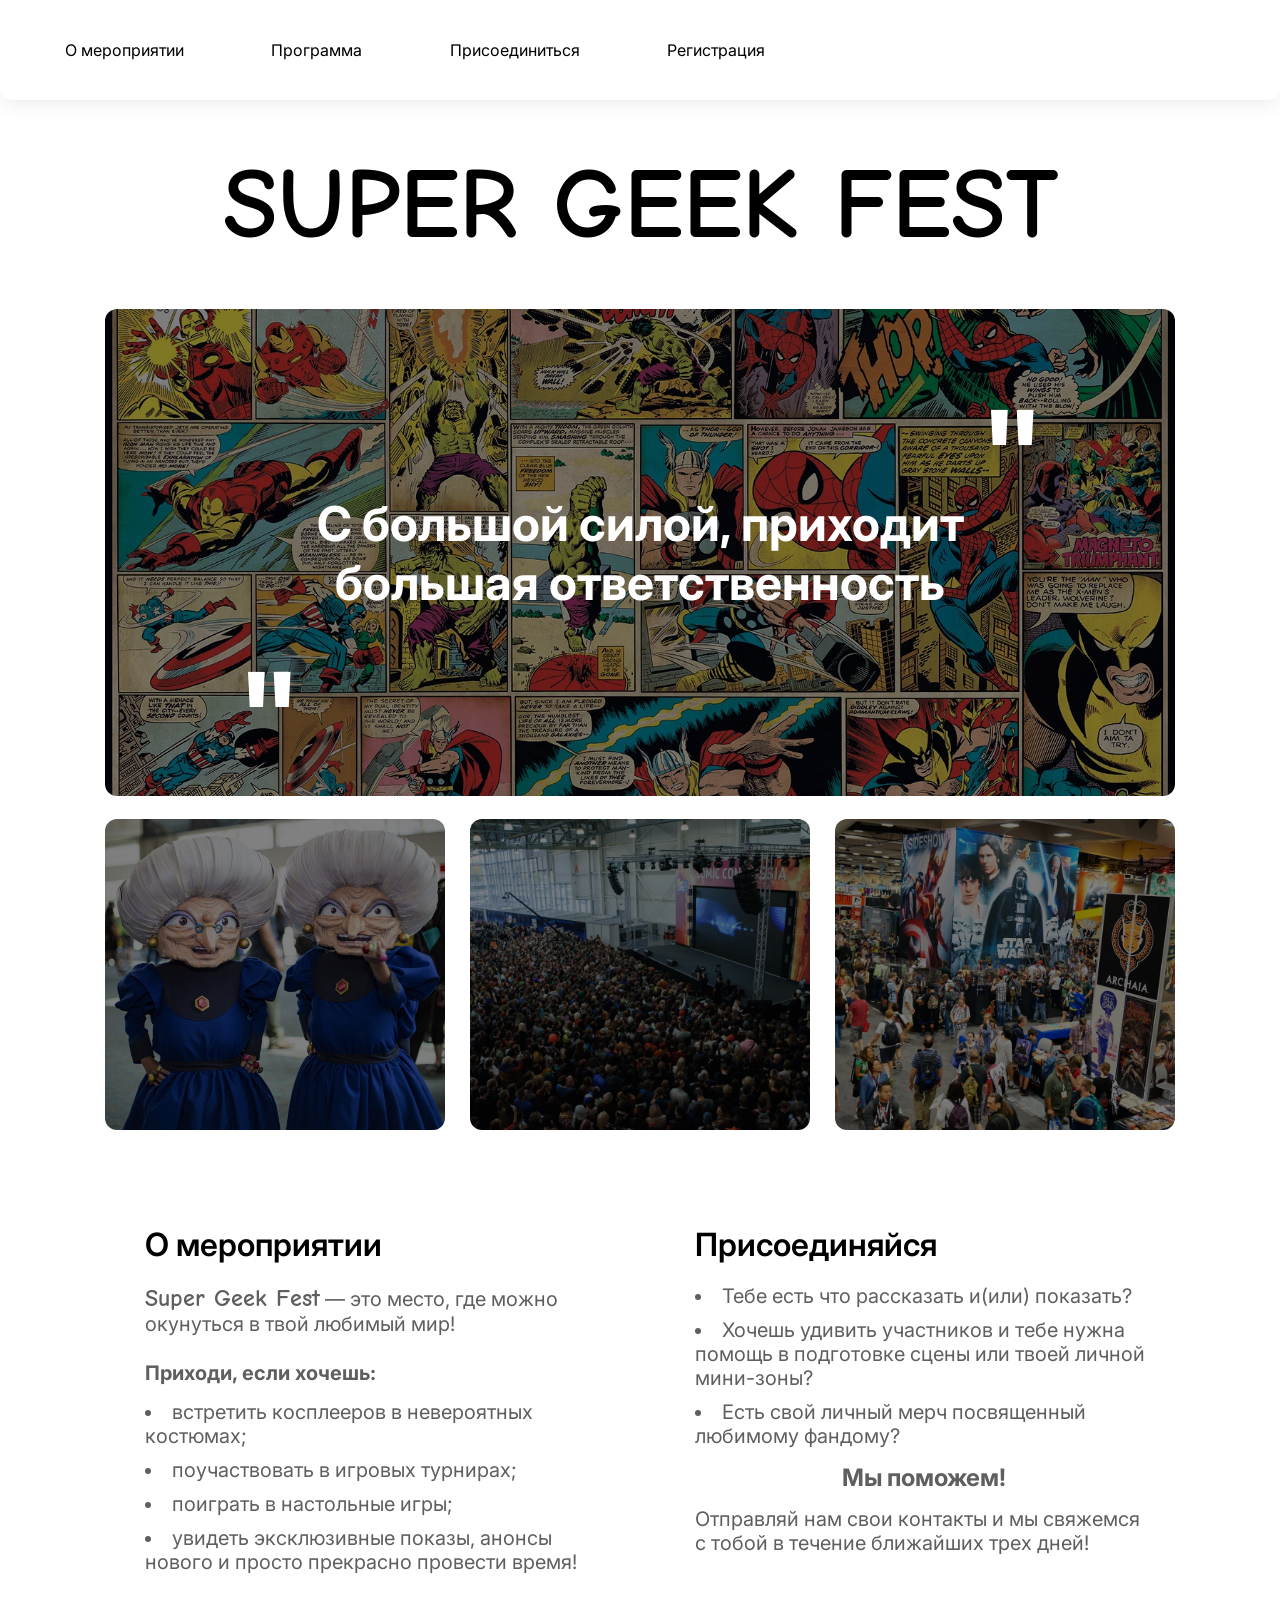
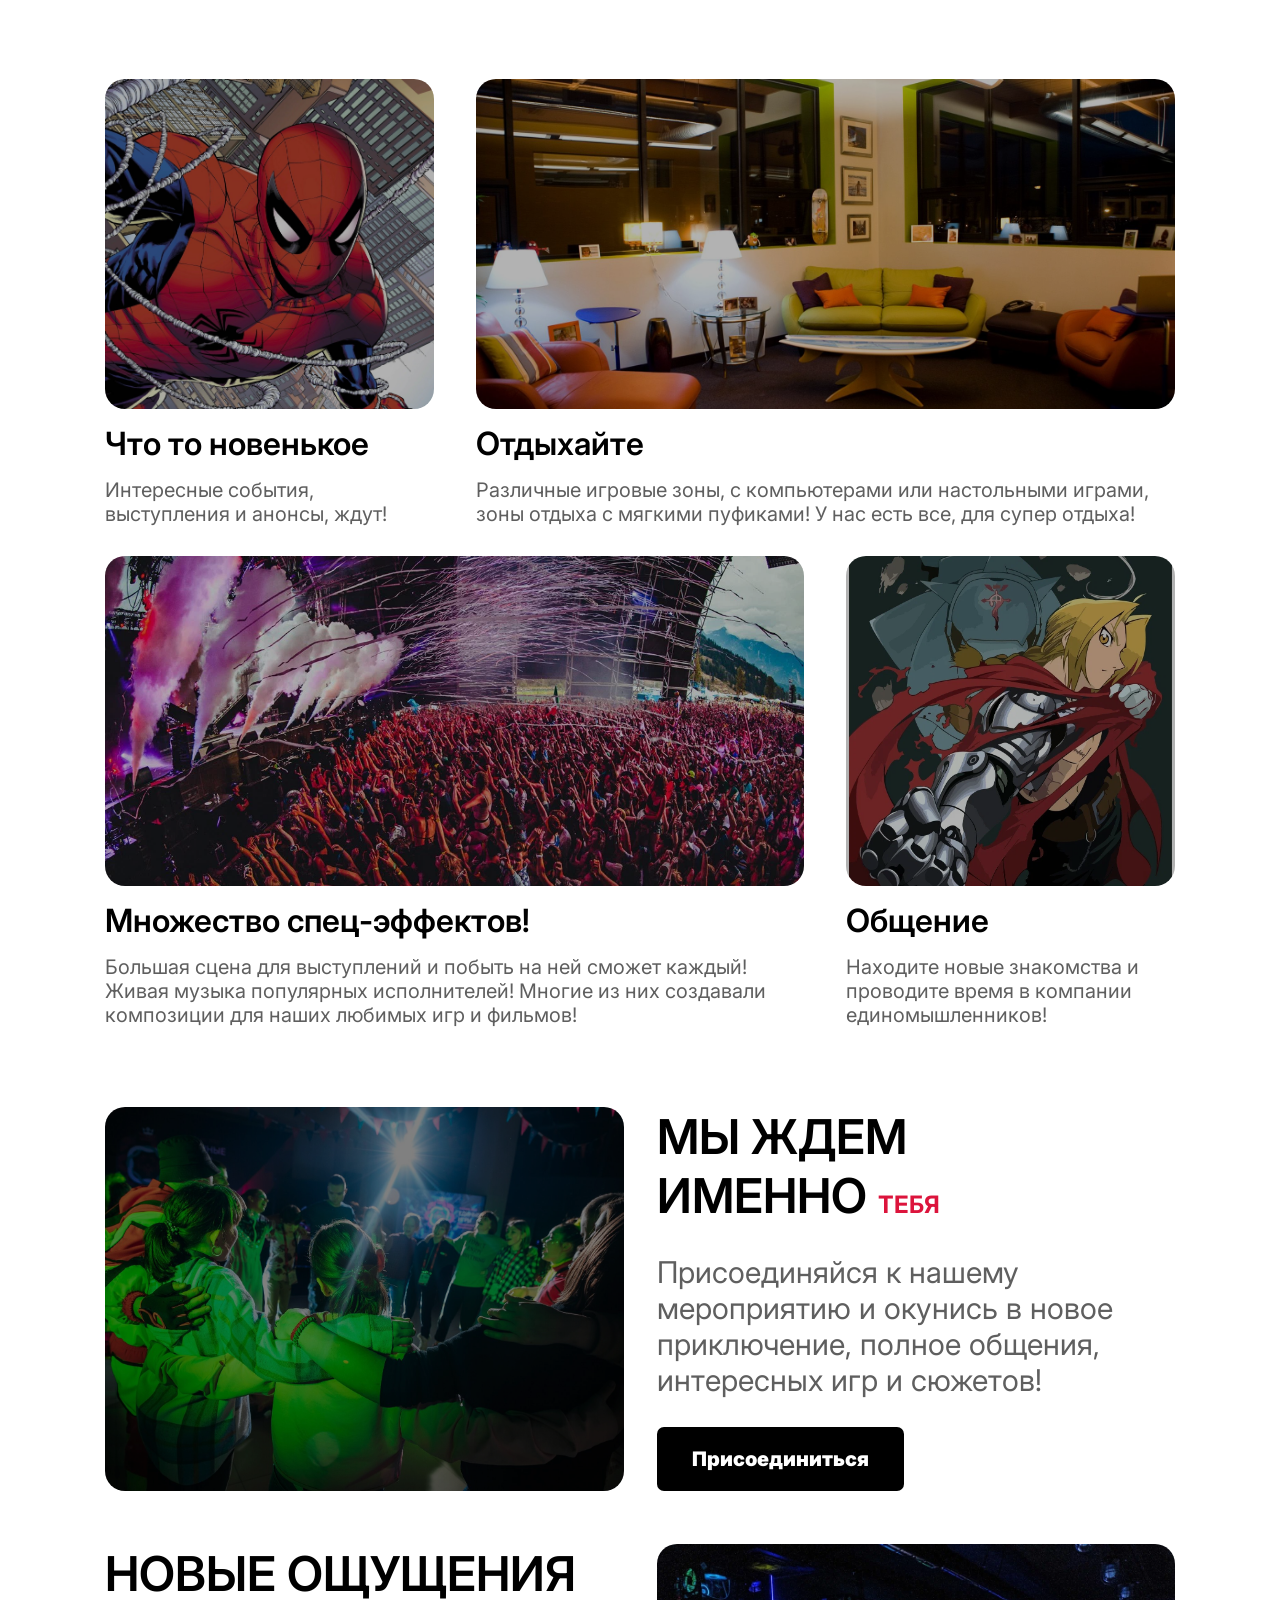
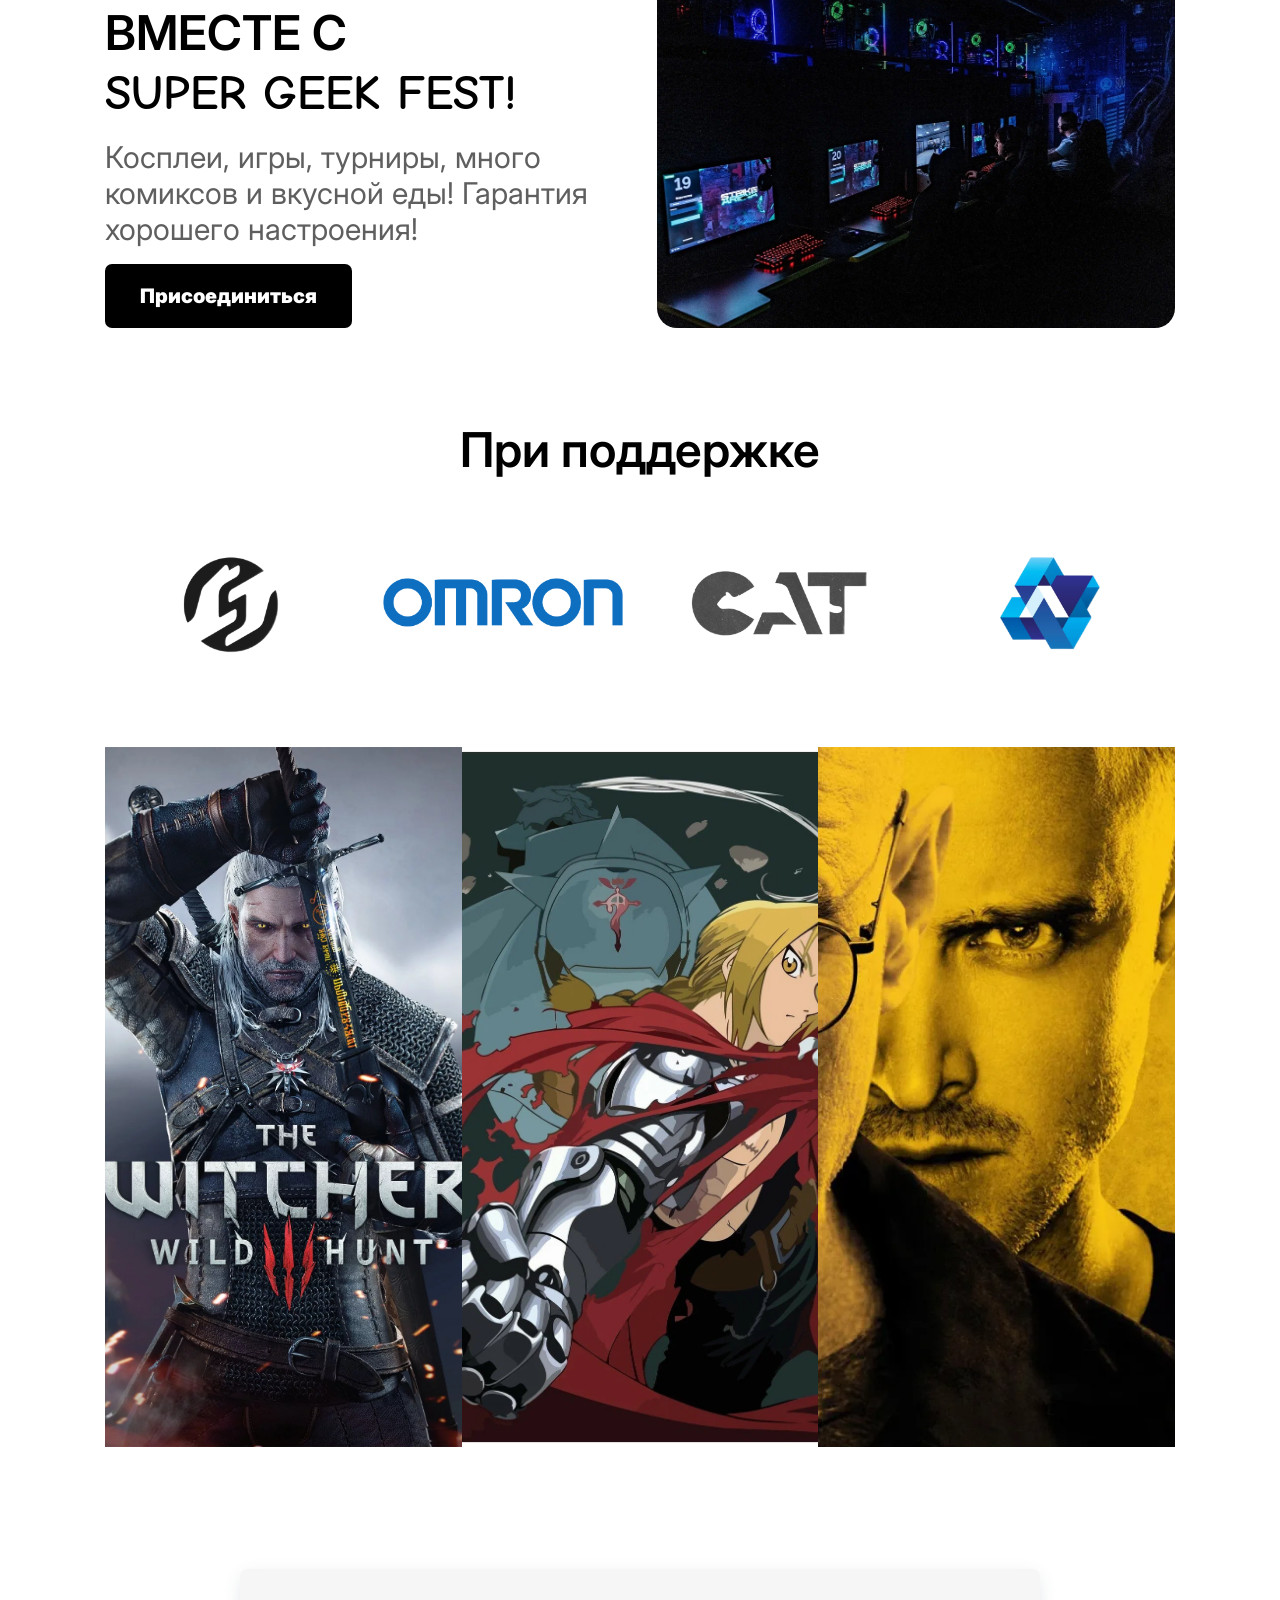
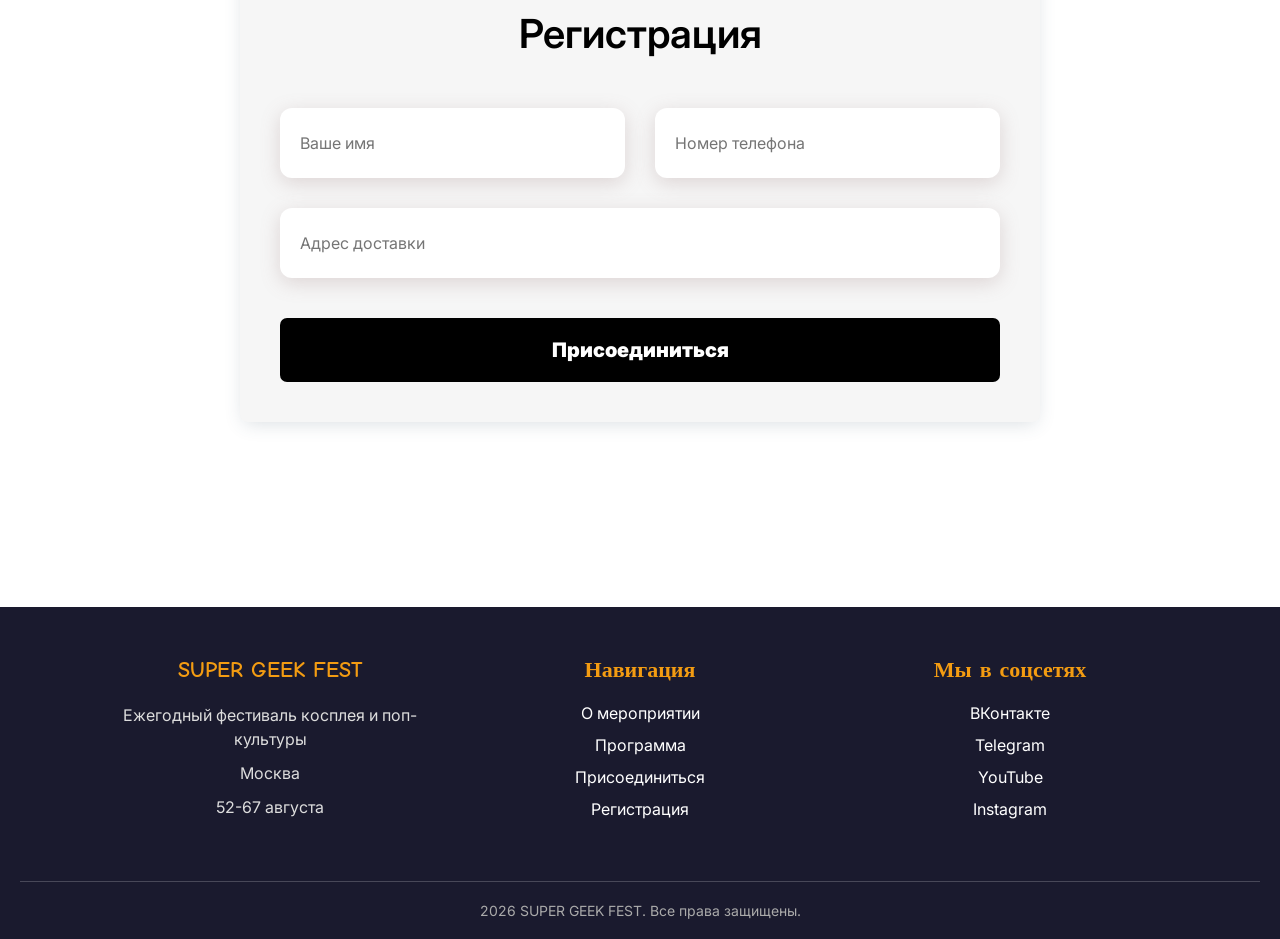
<file: code/index.html>
<!DOCTYPE html>
<html lang="en">

<head>
    <meta charset="UTF-8">
    <meta name="viewport" content="width=device-width, initial-scale=1.0">
    <title>Super Geek Fest</title>
    <link rel="stylesheet" href="style.css">
    <link rel="preconnect" href="https://fonts.googleapis.com">
    <link rel="preconnect" href="https://fonts.gstatic.com" crossorigin>
    <link
        href="https://fonts.googleapis.com/css2?family=Comic+Neue:ital,wght@0,300;0,400;0,700;1,300;1,400;1,700&family=Inter:ital,opsz,wght@0,14..32,100..900;1,14..32,100..900&display=swap"
        rel="stylesheet">
</head>

<body>
    <!-- 2 задача -->
    <header>
    <!-- НАЧАЛО: Меню-бургер (ЗАДАЧА 3) -->
    <input type="checkbox" id="burger-toggle" hidden>
    <label for="burger-toggle" class="burger-icon">☰</label>
    <!-- КОНЕЦ: Меню-бургер -->

    <nav>
      <ul class="menu">
            <li><a href="#about">О мероприятии</a></li>
            <li><a href="#features">Программа</a></li>
            <li><a href="#invitation">Присоединиться</a></li>
            <li><a href="#signup">Регистрация</a></li>
        </ul>
        </nav>
    </header>
    <!-- 3 задача -->
    <main>
        <h1 class="title">SUPER GEEK FEST</h1>
        <article class="promo">
            <div class="promo_main">
                <blockquote class="promo_quote">
                    С большой силой, приходит большая ответственность
                </blockquote>
                <img src="images/comics.webp" alt="comics" class="promo_image">
            </div>
            <div><img src="images/comicon_1.jpg" alt="comics" class="promo_image"></div>
            <div><img src="images/comicon_2.jpg" alt="comics" class="promo_image"></div>
            <div class="last">
                <img src="images/comicon_3.png" alt="comics" class="promo_image">
            </div>
        </article>

        <!-- 14 УРОК -->
        <!-- ЗАДАЧА 1: Секция "О мероприятии" -->
        <section id="about">
            <div class="section-content">
                <h2>О мероприятии</h2>
                <p>
                    <span class="highlight comic">Super Geek Fest</span> — это место, где можно окунуться в
                    твой любимый мир!
                </p>
                <p class="list-title">Приходи, если хочешь:</p>
                <ul>
                    <li>встретить косплееров в невероятных костюмах;</li>
                    <li>поучаствовать в игровых турнирах;</li>
                    <li>поиграть в настольные игры;</li>
                    <li>увидеть эксклюзивные показы, анонсы нового и просто прекрасно провести время!</li>
                </ul>
            </div>
            <div class="section-content">
                <h2>Присоединяйся</h2>
                <ul>
                    <li>Тебе есть что рассказать и(или) показать?</li>
                    <li>Хочешь удивить участников и тебе нужна помощь в подготовке сцены или твоей личной мини-зоны?
                    </li>
                    <li>Есть свой личный мерч посвященный любимому фандому?</li>
                </ul>
                <p class="highlight support">Мы поможем!</p>
                <p>Отправляй нам свои контакты и мы свяжемся с тобой в течение ближайших трех дней!</p>
            </div>
        </section>

        <!-- ЗАДАЧА 3: Секция "Программа" с карточками -->
        <article id="features" class="gap_animate">
            <div class="feature-card">
                <img src="images/spider_man.jpg" alt="spider_man" />
                <h3>Что то новенькое</h3>
                <p>Интересные события, выступления и анонсы, ждут!</p>
            </div>

            <div class="feature-card feature-card--wide">
                <img src="images/loungezone.jpg" alt="loungezone" />
                <h3>Отдыхайте</h3>
                <p>Различные игровые зоны, с компьютерами или настольными играми, зоны отдыха с мягкими пуфиками! У нас
                    есть все, для супер отдыха!</p>
            </div>

            <div class="feature-card feature-card--wide">
                <img src="images/scene.webp" alt="scene" />
                <h3>Множество спец-эффектов!</h3>
                <p>Большая сцена для выступлений и побыть на ней сможет каждый! Живая музыка популярных исполнителей!
                    Многие из них создавали композиции для наших любимых игр и фильмов!</p>
            </div>

            <div class="feature-card">
                <img src="images/anime.webp" alt="anime" />
                <h3>Общение</h3>
                <p>Находите новые знакомства и проводите время в компании единомышленников!</p>
            </div>
        </article>

        <!-- 15 УРОК -->
        <!-- ЗАДАЧА 1 -->
        <article id="invitation" class="gap_animate">
            <figure class="image-block">
                <img src="images/comicon_4.jpg" alt="communicate" />
            </figure>

            <div class="card">
                <h4>
                    МЫ ЖДЕМ <br />
                    ИМЕННО <span class="highlight">ТЕБЯ</span>
                </h4>
                <p>
                    Присоединяйся к нашему мероприятию и окунись в новое приключение, полное общения,
                    интересных игр и сюжетов!
                </p>
                <a href="#signup">Присоединиться</a>
            </div>

            <figure class="image-block">
                <img src="images/cyberzone.webp" alt="cyberzone" />
            </figure>

            <div class="card">
                <h4>
                    НОВЫЕ ОЩУЩЕНИЯ ВМЕСТЕ С <br />
                    <span class="comic">SUPER GEEK FEST!</span>
                </h4>
                <p>Косплеи, игры, турниры, много комиксов и вкусной еды! Гарантия хорошего настроения!</p>
                <a href="#signup">Присоединиться</a>
            </div>
        </article>

        <!-- ЗАДАЧА 3 -->
        <section class="sponsors">
            <h6>При поддержке</h6>
            <ul class="sponsors-list">
                <li><img src="images/sponsors/logo1.png" alt="logo" /></li>
                <li><img src="images/sponsors/logo2.png" alt="logo" /></li>
                <li><img src="images/sponsors/logo3.png" alt="logo" /></li>
                <li><img src="images/sponsors/logo4.png" alt="logo" /></li>
            </ul>
        </section>

        <div id="grid">
            <img class="left" src="images/game.webp" alt="game" />
            <img class="center" src="images/anime.webp" alt="anime" />
            <img class="right" src="images/movies.webp" alt="movies" />
        </div>
        <section id="signup">
        <form class="signup-form">
          <h5>Регистрация</h5> 
          <input type="text" placeholder="Ваше имя" />
          <input type="text" placeholder="Номер телефона" />
          <input type="text" placeholder="Адрес доставки" class="full-width" /> 
          <button type="submit">Присоединиться</button>
        </form>
    </section>
    </main>

    <footer class="site-footer">
        <div class="footer-grid">
            <div class="footer-block">
                <h3>SUPER GEEK FEST</h3>
                <p>Ежегодный фестиваль косплея и поп-культуры</p>
                <p>Москва</p>
                <p>52-67 августа</p>
            </div>
            <div class="footer-block">
                <h3>Навигация</h3>
                <ul class="footer-nav">
                    <li><a href="#about">О мероприятии</a></li>
                    <li><a href="#features">Программа</a></li>
                    <li><a href="#invitation">Присоединиться</a></li>
                    <li><a href="#signup">Регистрация</a></li>
                </ul>
            </div>
            <div class="footer-block">
                <h3>Мы в соцсетях</h3>
                <ul class="footer-social">
                    <li><a href="#">ВКонтакте</a></li>
                    <li><a href="#">Telegram</a></li>
                    <li><a href="#">YouTube</a></li>
                    <li><a href="#">Instagram</a></li>
                </ul>
            </div>
        </div>
        <div class="footer-block2">
            <p>2026 SUPER GEEK FEST. Все права защищены.</p>
        </div>
    </footer>
</body>
</html>
</file>
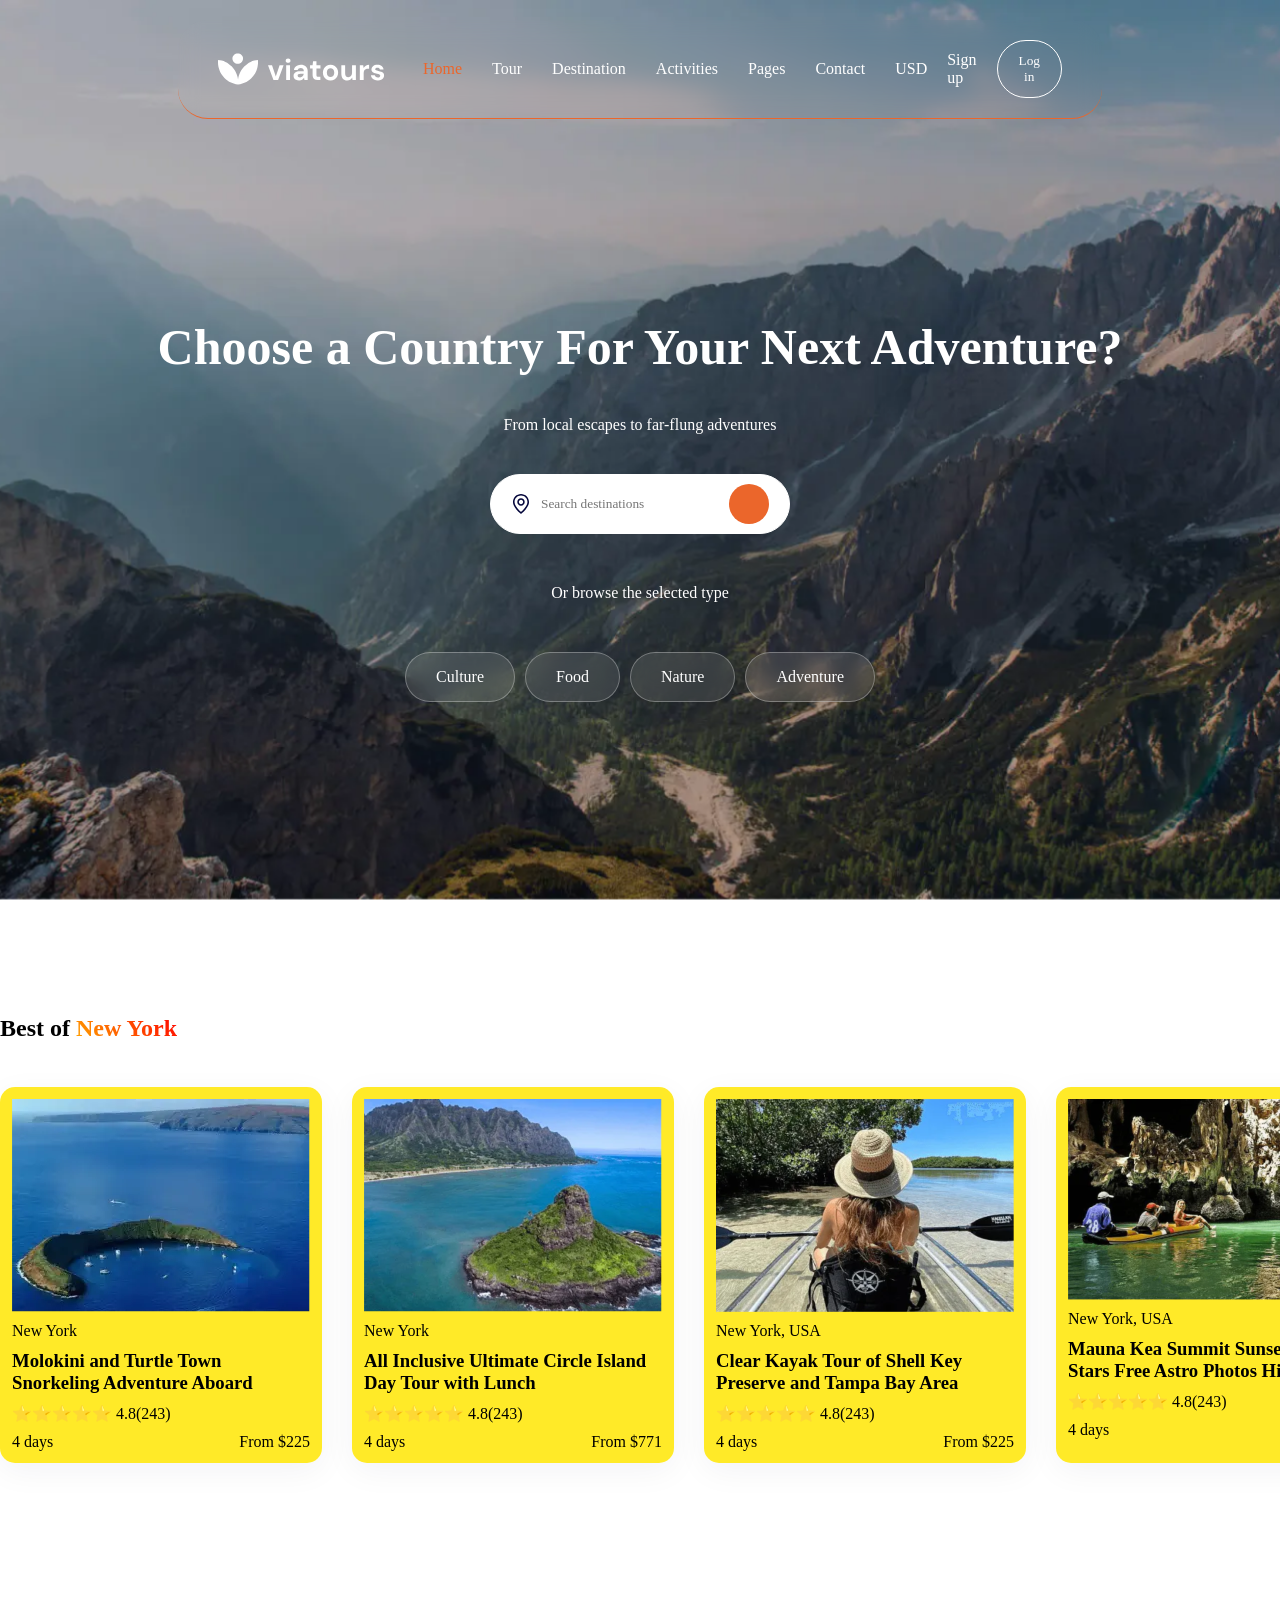
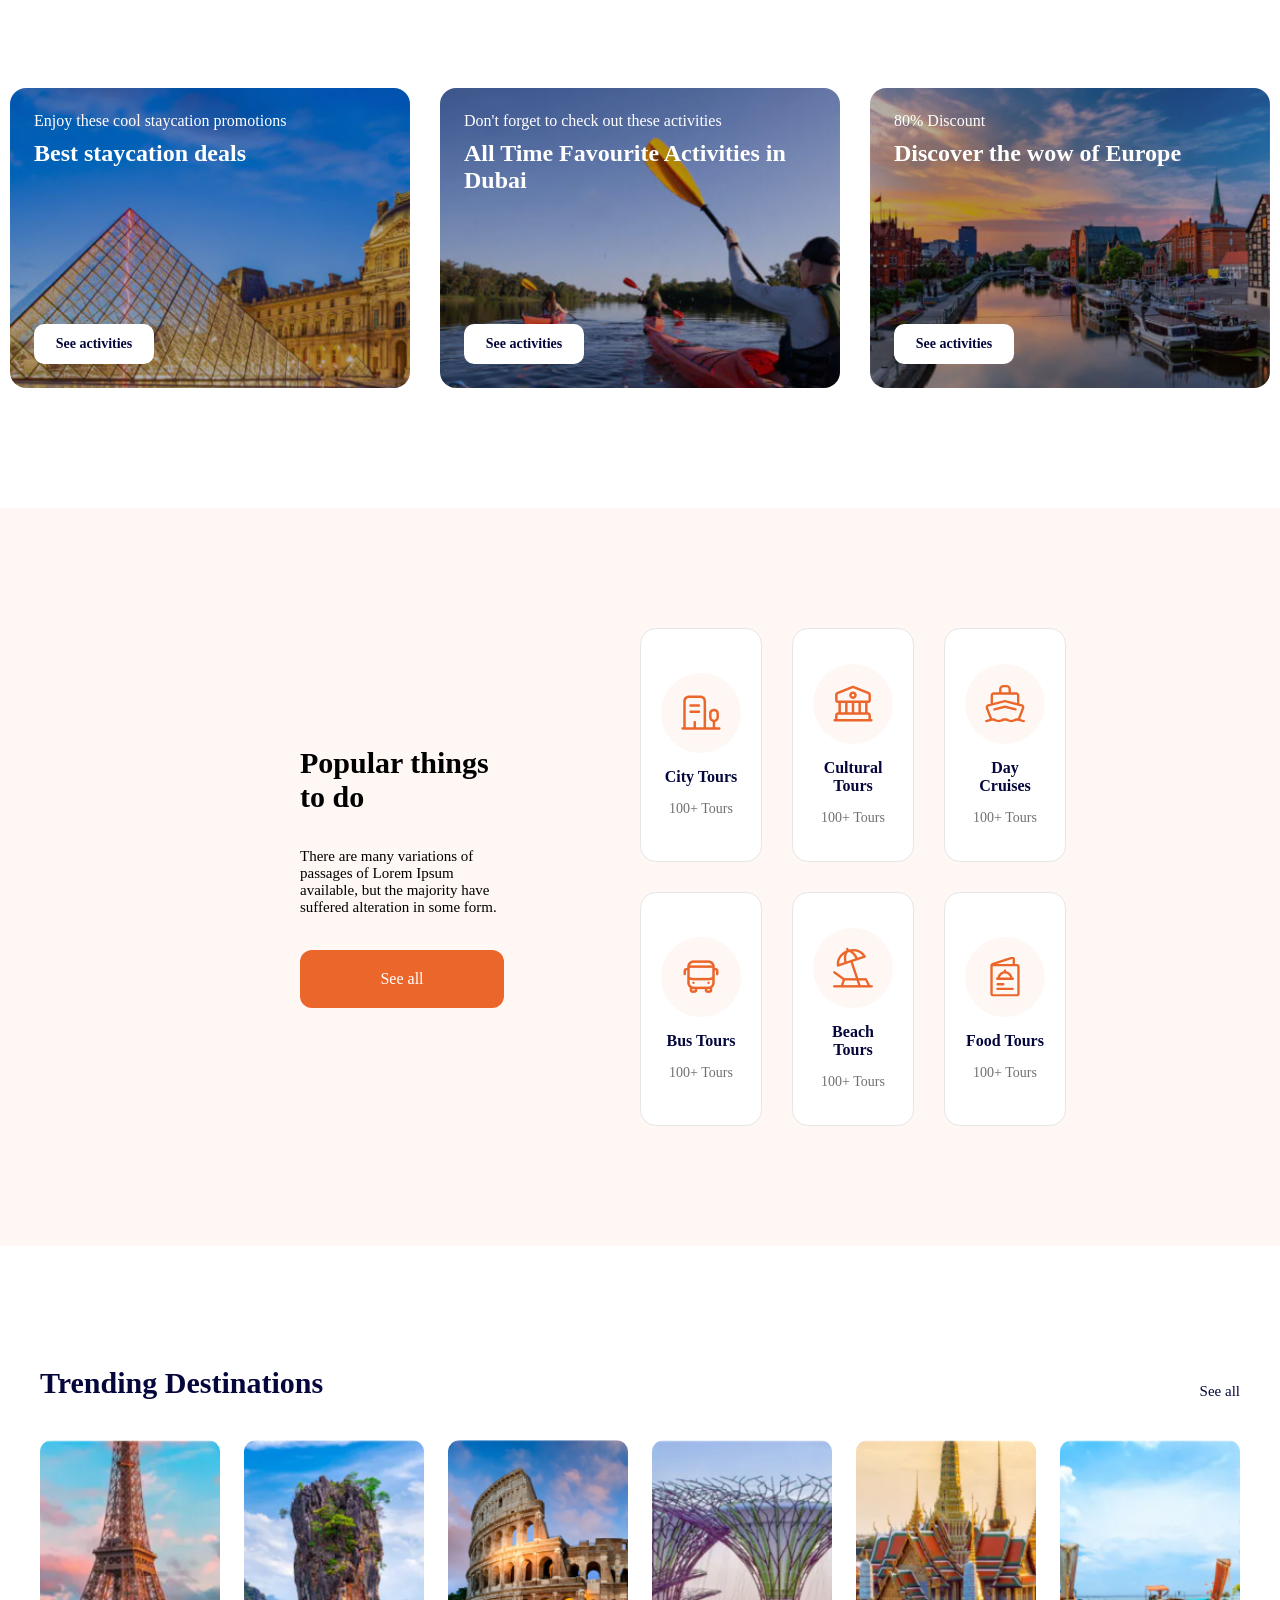
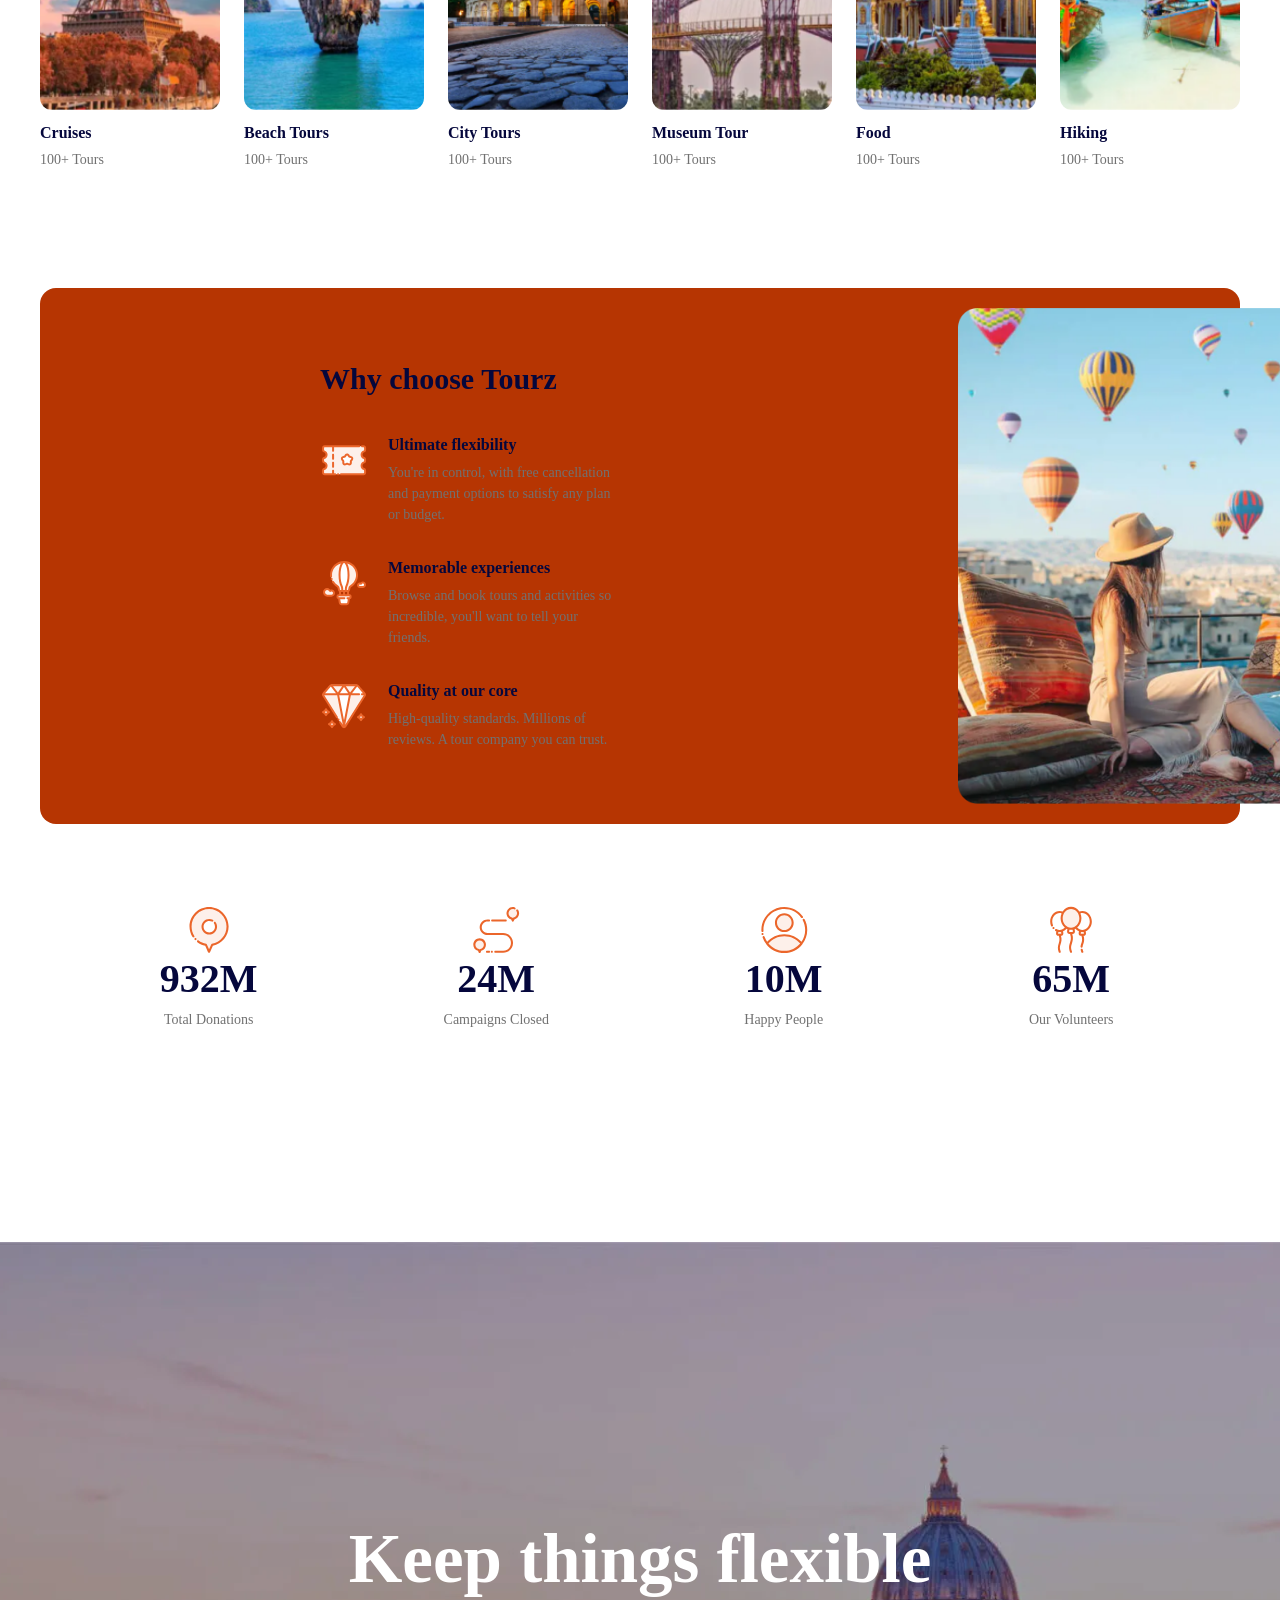
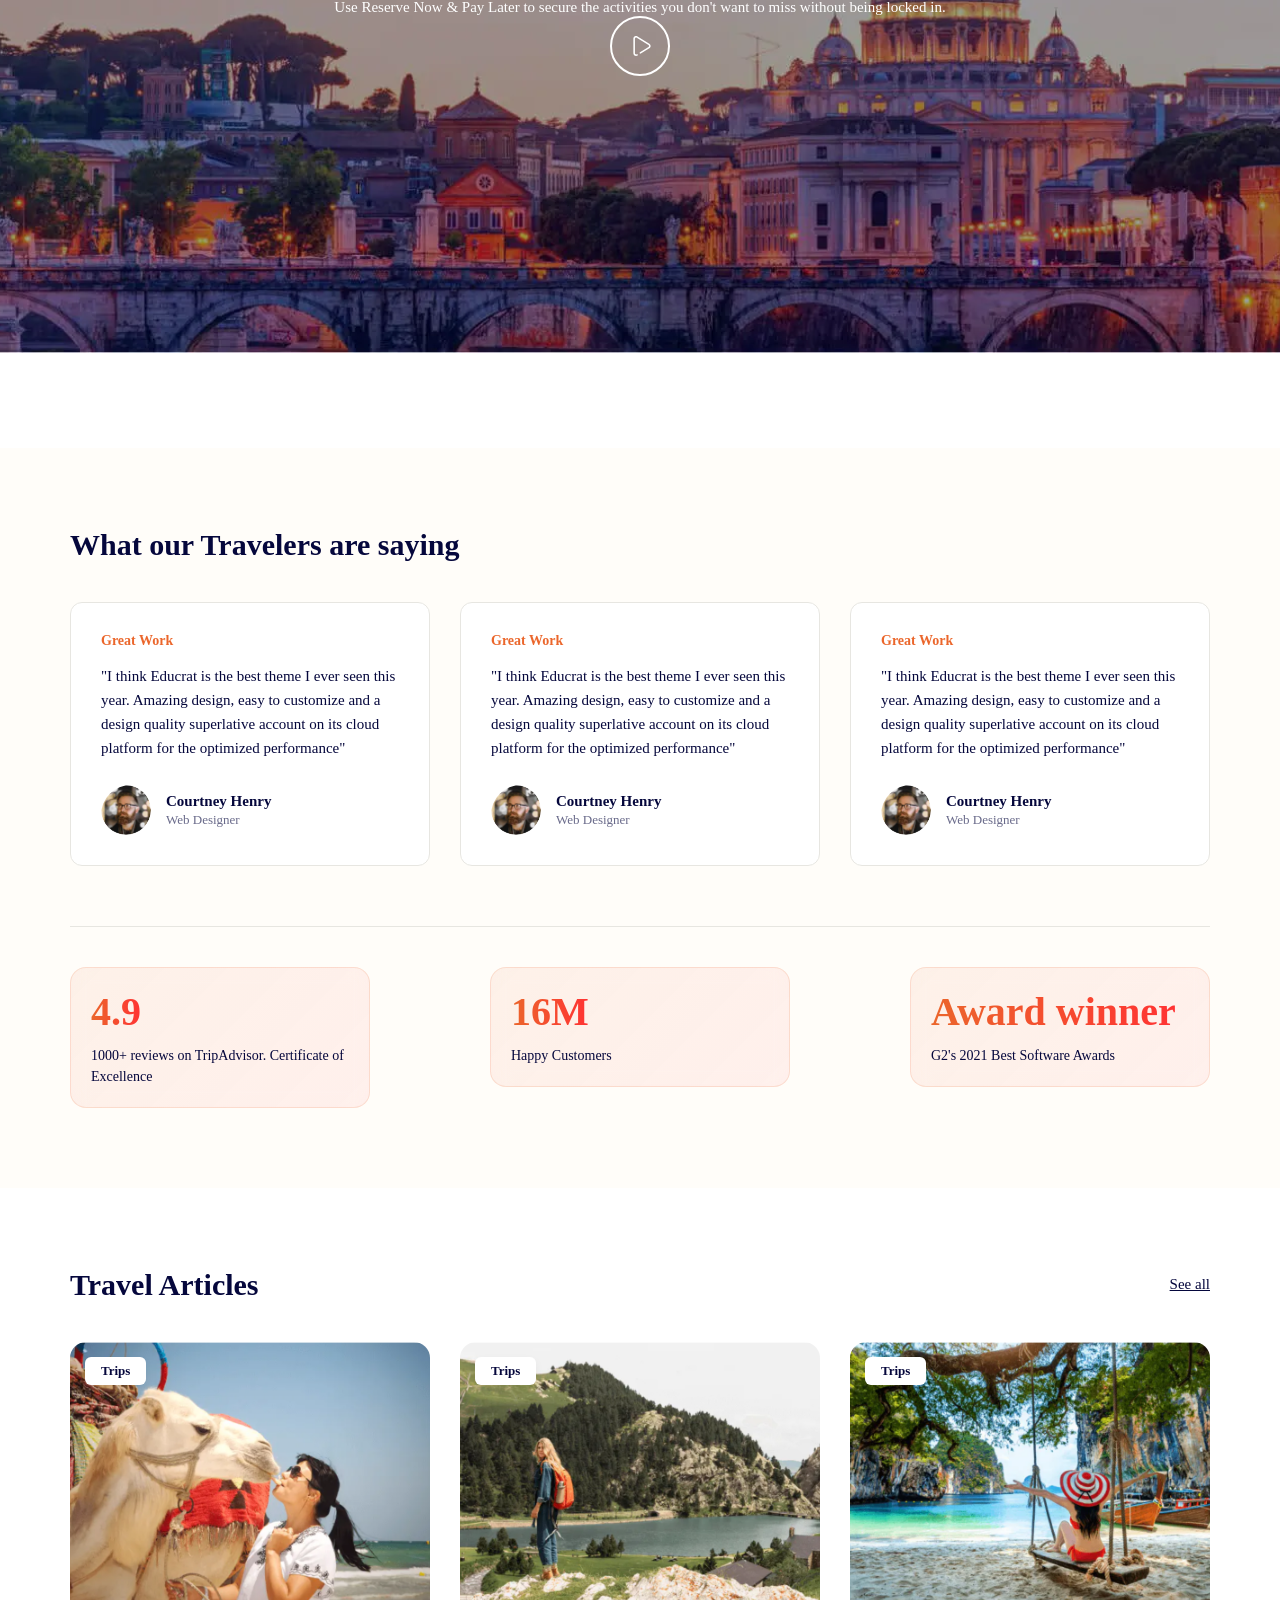
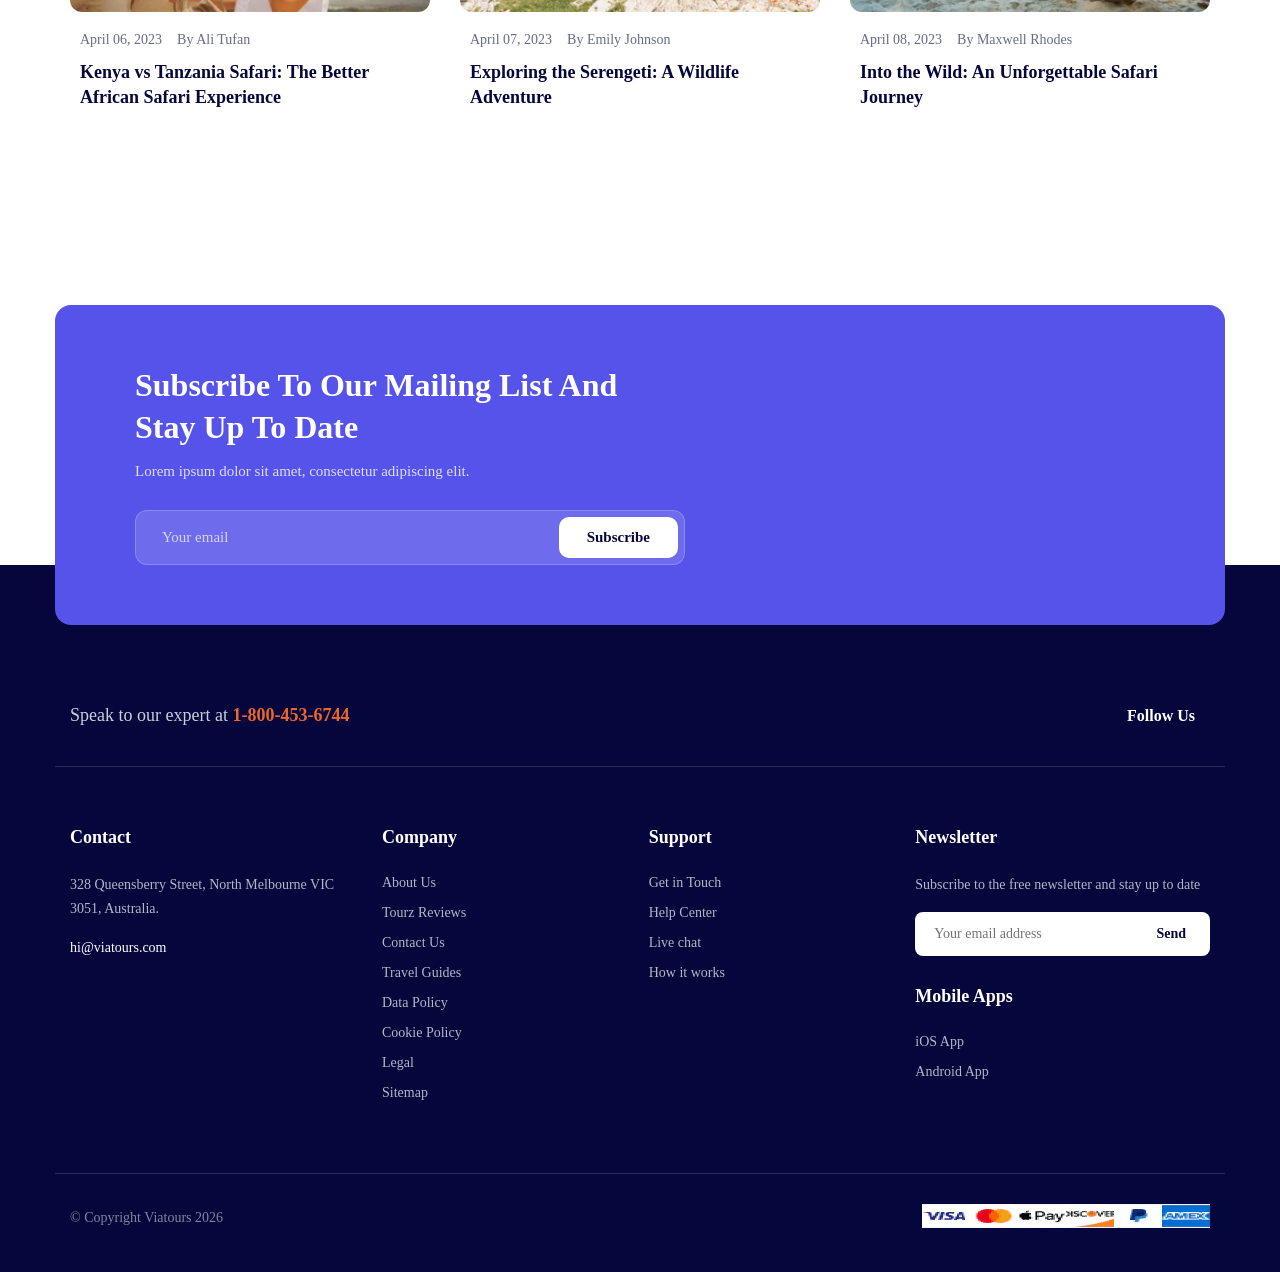
<file: пиксо/index.html>
<!DOCTYPE html>
<html lang="en">

<head>
    <meta charset="UTF-8">
    <meta name="viewport" content="width=device-width, initial-scale=1.0">
    <title>viatours</title>
    <link rel="stylesheet" href="styles.css">
</head>

<body>
    <header class="header">
        <nav class="navigation">
            <img class="logo my-animation-class"src="images/_logo-light.svg (1).svg" alt="Логотип">
            <ul class="nav-list">
                <li><a class="home" href="#">Home</a></li>
                <li><a href="#">Tour</a></li>
                <li><a href="#">Destination</a></li>
                <li><a href="#">Activities</a></li>
                <li><a href="#">Pages</a></li>
                <li><a href="#">Contact</a></li>
            </ul>
            <div class="nav-actions">
                <a href="#" class="USD">USD</a>
                <a href="#" class="Sign-up">Sign up</a>
                <button class="nav-button">Log in</button>
            </div>
        </nav>
        <div class="logo-text">
            <h1 class="nav-big-text my-animation-class">Choose a Country For Your Next Adventure?</h1>
            <p>From local escapes to far-flung adventures</p>
        </div>
        <div class="search-bar">
            <div class="search-input">
                <img class="icon-search" src="images/SVG.svg" alt="иконка">
                <input placeholder="Search destinations">
            </div>
            <button class="search-btn"></button>
        </div>
        <div class="under-text">
            <p class="browse-text">Or browse the selected type</p>
        </div>
        <div class="four-header-btns">
            <p class="culture">Culture</p>
            <p class="food">Food</p>
            <p class="nature">Nature</p>
            <p class="adventure">Adventure</p>
        </div>
    </header>
    <main>
        <section class="best">
            <h2 class="best-header">Best of <span class="highlight-grey">New York</span></h2>
            <div class="best-cards">
                <div class="best-card">
                    <img src="images/image (1).webp" alt="картинка1">
                    <p>New York</p>
                    <h3>Molokini and Turtle Town Snorkeling Adventure Aboard</h3>
                    <div class="rating">
                        <p>⭐⭐⭐⭐⭐ 4.8(243)</p>
                    </div>
                    <div class="cost">
                        <p>4 days</p>
                        <p>From $225</p>
                    </div>
                </div>
                <div class="best-card">
                    <img src="images/image (1).png" alt="картинка1">
                    <p>New York</p>
                    <h3>All Inclusive Ultimate Circle Island Day Tour with Lunch</h3>
                    <div class="rating">
                        <p>⭐⭐⭐⭐⭐ 4.8(243)</p>
                    </div>
                    <div class="cost">
                        <p>4 days</p>
                        <p>From $771</p>
                    </div>
                </div>
                <div class="best-card">
                    <img src="images/image (2).png" alt="картинка1">
                    <p>New York, USA</p>
                    <h3>Clear Kayak Tour of Shell Key Preserve and Tampa Bay Area</h3>
                    <div class="rating">
                        <p>⭐⭐⭐⭐⭐ 4.8(243)</p>
                    </div>
                    <div class="cost">
                        <p>4 days</p>
                        <p>From $225</p>
                    </div>
                </div>
                <div class="best-card">
                    <img src="images/image (3).png" alt="картинка1">
                    <p>New York, USA</p>
                    <h3>Mauna Kea Summit Sunset and Stars Free Astro Photos Hilo Kona</h3>
                    <div class="rating">
                        <p>⭐⭐⭐⭐⭐ 4.8(243)</p>
                    </div>
                    <div class="cost">
                        <p>4 days</p>
                        <p>From $771</p>
                    </div>
                </div>
            </div>
        </section>
        <section class="nizh-sekciya">
            <div class="nizh-container">
                <div class="kar-nizh bg1">
                    <p>Enjoy these cool staycation promotions</p>
                    <h2>Best staycation deals</h2>
                    <a href="#">See activities</a>
                </div>
                <div class="kar-nizh bg2">
                    <p>Don't forget to check out these activities</p>
                    <h2>All Time Favourite Activities in Dubai</h2>
                    <a href="#">See activities</a>
                </div>
                <div class="kar-nizh bg3">
                    <p>80% Discount</p>
                    <h2>Discover the wow of Europe</h2>
                    <a href="#">See activities</a>
                </div>
            </div>
        </section>
        <section class="popular-tours">
            <div class="popular-description">
                <h4>Popular things to do</h4>
                <p>There are many variations of passages of Lorem Ipsum available, but the majority have suffered
                    alteration in some form.</p>
                <a href="#" class="see-all">See all</a>
            </div>
            <div class="popular-grid">
                <div class="popular-card">
                    <img src="images/div.featureCard__icon.svg" alt="иконка">
                    <h5>City Tours</h5>
                    <p>100+ Tours</p>
                </div>
                <div class="popular-card">
                    <img src="div.featureCard__icon (1).svg" alt="иконка">
                    <h5>Cultural Tours</h5>
                    <p>100+ Tours</p>
                </div>
                <div class="popular-card">
                    <img src="div.featureCard__icon (2).svg" alt="иконка">
                    <h5>Day Cruises</h5>
                    <p>100+ Tours</p>
                </div>
                <div class="popular-card">
                    <img src="div.featureCard__icon.png" alt="иконка">
                    <h5>Bus Tours</h5>
                    <p>100+ Tours</p>
                </div>
                <div class="popular-card">
                    <img src="div.featureCard__icon (1).png" alt="иконка">
                    <h5>Beach Tours</h5>
                    <p>100+ Tours</p>
                </div>
                <div class="popular-card">
                    <img src="div.featureCard__icon (5).svg" alt="иконка">
                    <h5>Food Tours</h5>
                    <p>100+ Tours</p>
                </div>
            </div>
        </section>
        <section class="trending-destinations">
            <div class="trending-header">
                <h2>Trending Destinations</h2>
                <a href="#" class="trending-see-all">See all</a>
            </div>
            <div class="trending-grid">
                <div class="trending-card">
                    <div class="trending-img-wrapper">
                        <img src="images/Link → image.png" alt="Cruises">
                    </div>
                    <h5>Cruises</h5>
                    <p>100+ Tours</p>
                </div>
                <div class="trending-card">
                    <div class="trending-img-wrapper">
                        <img src="images/Link → image (1).png" alt="Beach Tours">
                    </div>
                    <h5>Beach Tours</h5>
                    <p>100+ Tours</p>
                </div>
                <div class="trending-card">
                    <div class="trending-img-wrapper">
                        <img src="images/Link → image (2).png" alt="City Tours">
                    </div>
                    <h5>City Tours</h5>
                    <p>100+ Tours</p>
                </div>
                <div class="trending-card">
                    <div class="trending-img-wrapper">
                        <img src="images/Link → image (3).png" alt="Museum Tour">
                    </div>
                    <h5>Museum Tour</h5>
                    <p>100+ Tours</p>
                </div>
                <div class="trending-card">
                    <div class="trending-img-wrapper">
                        <img src="images/Link → image (4).png" alt="Food">
                    </div>
                    <h5>Food</h5>
                    <p>100+ Tours</p>
                </div>
                <div class="trending-card">
                    <div class="trending-img-wrapper">
                        <img src="images/Link → image (5).png" alt="Hiking">
                    </div>
                    <h5>Hiking</h5>
                    <p>100+ Tours</p>
                </div>
            </div>
        </section>
        <section class="why-choose">
            <div class="why-choose-container">
                <div class="why-choose-content">
                    <h2 class="why-choose-title">Why choose Tourz</h2>
                    <div class="advantage-list">
                        <div class="advantage-item">
                            <div class="advantage-icon-box">
                                <img src="images/ticket.svg fill.svg" alt="icon" class="advantage-icon">
                            </div>
                            <div class="advantage-text">
                                <h4>Ultimate flexibility</h4>
                                <p>You're in control, with free cancellation and payment options to satisfy any plan or
                                    budget.</p>
                            </div>
                        </div>
                        <div class="advantage-item">
                            <div class="advantage-icon-box">
                                <img src="images/hot-air-balloon.svg.svg" alt="icon" class="advantage-icon">
                            </div>
                            <div class="advantage-text">
                                <h4>Memorable experiences</h4>
                                <p>Browse and book tours and activities so incredible, you'll want to tell your friends.
                                </p>
                            </div>
                        </div>
                        <div class="advantage-item">
                            <div class="advantage-icon-box">
                                <img src="images/diamond.svg.svg" alt="icon" class="advantage-icon">
                            </div>
                            <div class="advantage-text">
                                <h4>Quality at our core</h4>
                                <p>High-quality standards. Millions of reviews. A tour company you can trust.</p>
                            </div>
                        </div>
                    </div>
                </div>
                <div class="why-choose-image-box">
                    <img src="images/Section → image.png" alt="Tourz girl with balloons" class="why-choose-img">
                </div>

            </div>
            <div class="stats-container">
                <div class="stat-card">
                    <img src="images/1.svg fill.svg" alt="иконка">
                    <h3>932M</h3>
                    <p>Total Donations</p>
                </div>
                <div class="stat-card">
                    <img src="images/Section → 2.svg.svg" alt="иконка">
                    <h3>24M</h3>
                    <p>Campaigns Closed</p>
                </div>
                <div class="stat-card">
                    <img src="images/Section → 3.svg.svg" alt="иконка">
                    <h3>10M</h3>
                    <p>Happy People</p>
                </div>
                <div class="stat-card">
                    <img src="images/Section → 4.svg.svg" alt="иконка">
                    <h3>65M</h3>
                    <p>Our Volunteers</p>
                </div>
            </div>
        </section>
        <section class="video-banner">
            <div class="image-video">
                <h4 class="text-video">Keep things flexible</h4>
                <p class="p-text-video">Use Reserve Now & Pay Later to secure the activities you don't want to miss without being locked in.</p>
                <img class="img-play" src="images/play.svg" alt="play">
            </div>
        </section>
         <!-- Секция отзывов и общей статистики -->
        <section class="testimonials-section">
            <div class="testimonials-container">
                <h2 class="section-title">What our Travelers are saying</h2>
                
                <div class="testimonials-grid">
                    <!-- Отзыв 1 -->
                    <div class="testimonial-card">
                        <span class="testimonial-status">Great Work</span>
                        <p class="testimonial-text">"I think Educrat is the best theme I ever seen this year. Amazing design, easy to customize and a design quality superlative account on its cloud platform for the optimized performance"</p>
                        <div class="testimonial-author">
                            <img src="images/image.svg" alt="Courtney Henry" class="author-avatar">
                            <div class="author-info">
                                <h4 class="author-name">Courtney Henry</h4>
                                <p class="author-role">Web Designer</p>
                            </div>
                        </div>
                    </div>
                    <!-- Отзыв 2 -->
                    <div class="testimonial-card">
                        <span class="testimonial-status">Great Work</span>
                        <p class="testimonial-text">"I think Educrat is the best theme I ever seen this year. Amazing design, easy to customize and a design quality superlative account on its cloud platform for the optimized performance"</p>
                        <div class="testimonial-author">
                            <img src="images/image.svg" alt="Courtney Henry" class="author-avatar">
                            <div class="author-info">
                                <h4 class="author-name">Courtney Henry</h4>
                                <p class="author-role">Web Designer</p>
                            </div>
                        </div>
                    </div>
                    <!-- Отзыв 3 -->
                    <div class="testimonial-card">
                        <span class="testimonial-status">Great Work</span>
                        <p class="testimonial-text">"I think Educrat is the best theme I ever seen this year. Amazing design, easy to customize and a design quality superlative account on its cloud platform for the optimized performance"</p>
                        <div class="testimonial-author">
                            <img src="images/image.svg" alt="Courtney Henry" class="author-avatar">
                            <div class="author-info">
                                <h4 class="author-name">Courtney Henry</h4>
                                <p class="author-role">Web Designer</p>
                            </div>
                        </div>
                    </div>
                </div>

                <!-- Строка с числовыми показателями -->
                <div class="travel-stats-row">
                    <div class="travel-stat-item">
                        <h3>4.9</h3>
                        <p>1000+ reviews on TripAdvisor. Certificate of Excellence</p>
                    </div>
                    <div class="travel-stat-item">
                        <h3>16M</h3>
                        <p>Happy Customers</p>
                    </div>
                    <div class="travel-stat-item">
                        <h3>Award winner</h3>
                        <p>G2's 2021 Best Software Awards</p>
                    </div>
                </div>
            </div>
        </section>

        <!-- Секция статей (Travel Articles) -->
        <section class="articles-section">
            <div class="articles-container">
                <div class="articles-header">
                    <h2 class="section-title">Travel Articles</h2>
                    <a href="#" class="see-all-link">See all</a>
                </div>

                <div class="articles-grid">
                    <!-- Статья 1 -->
                    <article class="article-card">
                        <div class="article-image-box">
                            <img src="images/kartinka1.png" alt="Kenya vs Tanzania" class="article-img">
                            <a href="#" class="article-badge">Trips</a>
                        </div>
                        <div class="article-meta">
                            <time datetime="2023-04-06">April 06, 2023</time>
                            <span class="article-author">By Ali Tufan</span>
                        </div>
                        <h3 class="article-title"><a href="#">Kenya vs Tanzania Safari: The Better African Safari Experience</a></h3>
                    </article>

                    <!-- Статья 2 -->
                    <article class="article-card">
                        <div class="article-image-box">
                            <img src="images/kartinka2.png" alt="Exploring the Serengeti" class="article-img">
                            <a href="#" class="article-badge">Trips</a>
                        </div>
                        <div class="article-meta">
                            <time datetime="2023-04-07">April 07, 2023</time>
                            <span class="article-author">By Emily Johnson</span>
                        </div>
                        <h3 class="article-title"><a href="#">Exploring the Serengeti: A Wildlife Adventure</a></h3>
                    </article>

                    <!-- Статья 3 -->
                    <article class="article-card">
                        <div class="article-image-box">
                            <img src="images/kartinka3.png" alt="Into the Wild" class="article-img">
                            <a href="#" class="article-badge">Trips</a>
                        </div>
                        <div class="article-meta">
                            <time datetime="2026-04-08">April 08, 2023</time>
                            <span class="article-author">By Maxwell Rhodes</span>
                        </div>
                        <h3 class="article-title"><a href="#">Into the Wild: An Unforgettable Safari Journey</a></h3>
                    </article>
                </div>
            </div>
        </section>
    </main>
        <!-- Основной футер сайта -->
    <footer class="site-footer">
        
        <!-- Верхняя плашка: Подписка на рассылку -->
        <div class="subscribe-banner">
            <div class="subscribe-banner-container">
                <div class="subscribe-banner-content">
                    <h2 class="subscribe-title">Subscribe To Our Mailing List And Stay Up To Date</h2>
                    <p class="subscribe-subtitle">Lorem ipsum dolor sit amet, consectetur adipiscing elit.</p>
                    
                    <form class="subscribe-form" action="#" method="POST">
                        <input type="email" placeholder="Your email" required class="subscribe-input">
                        <button type="submit" class="subscribe-btn">Subscribe</button>
                    </form>
                </div>
            </div>
        </div>

        <!-- Нижняя часть: Ссылки и контакты -->
        <div class="footer-main-content">
            <div class="footer-top-row">
                <div class="footer-phone">
                    Speak to our expert at <span>1-800-453-6744</span>
                </div>
                <div class="footer-socials">
                    <span class="socials-title">Follow Us</span>
                    <!-- Сюда можно добавить иконки соцсетей -->
                </div>
            </div>

            <div class="footer-grid">
                <!-- Колонка 1: Контакты -->
                <div class="footer-column">
                    <h3>Contact</h3>
                    <p>328 Queensberry Street, North Melbourne VIC 3051, Australia.</p>
                    <p><a href="mailto:hi@viatours.com" class="footer-link-email">hi@viatours.com</a></p>
                </div>

                <!-- Колонка 2: Компания -->
                <div class="footer-column">
                    <h3>Company</h3>
                    <ul>
                        <li><a href="#">About Us</a></li>
                        <li><a href="#">Tourz Reviews</a></li>
                        <li><a href="#">Contact Us</a></li>
                        <li><a href="#">Travel Guides</a></li>
                        <li><a href="#">Data Policy</a></li>
                        <li><a href="#">Cookie Policy</a></li>
                        <li><a href="#">Legal</a></li>
                        <li><a href="#">Sitemap</a></li>
                    </ul>
                </div>

                <!-- Колонка 3: Поддержка -->
                <div class="footer-column">
                    <h3>Support</h3>
                    <ul>
                        <li><a href="#">Get in Touch</a></li>
                        <li><a href="#">Help Center</a></li>
                        <li><a href="#">Live chat</a></li>
                        <li><a href="#">How it works</a></li>
                    </ul>
                </div>

                <!-- Колонка 4: Мини-форма и Мобильные приложения -->
                <div class="footer-column">
                    <h3>Newsletter</h3>
                    <p class="newsletter-text">Subscribe to the free newsletter and stay up to date</p>
                    <form class="footer-newsletter-form" action="#" method="POST">
                        <input type="email" placeholder="Your email address" required>
                        <button type="submit">Send</button>
                    </form>

                    <h3 class="apps-title">Mobile Apps</h3>
                    <ul class="apps-list">
                        <li><a href="#">iOS App</a></li>
                        <li><a href="#">Android App</a></li>
                    </ul>
                </div>
            </div>

            <!-- Самый низ: Копирайт и Платежные системы -->
            <div class="footer-bottom-row">
                <p class="copyright">© Copyright Viatours 2026</p>
                <div class="payment-methods">
                    <!-- Замените путь на вашу картинку со значками карт -->
                    <img src="images/visa.png" alt="Visa, Mastercard, Payoneer">
                </div>
            </div>
        </div>

    </footer>
</body>
</html>
</file>
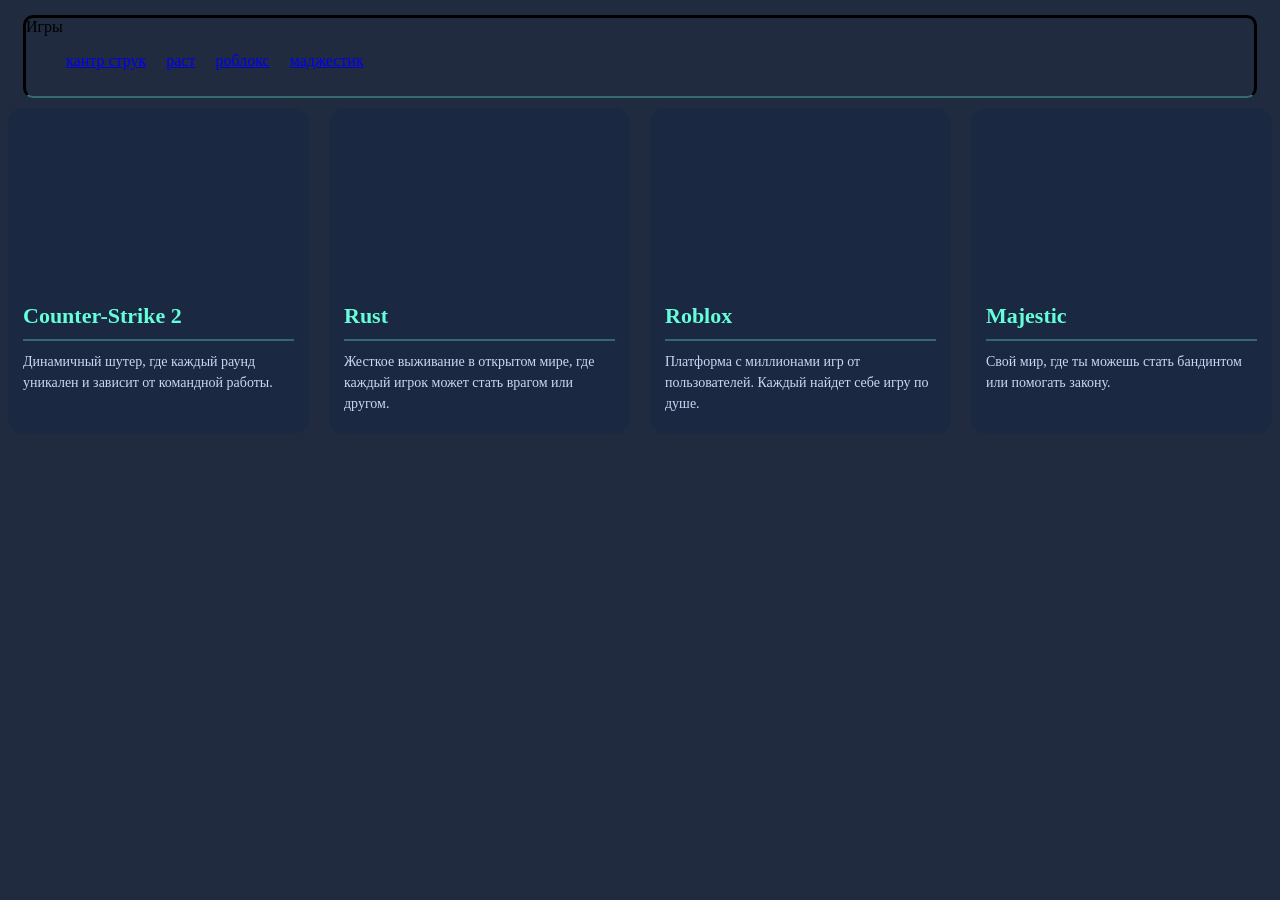
<file: domashka/igra.html>
<!DOCTYPE html>
<html lang="en">
<head>
    <link rel="stylesheet" href="igra.css">
    <meta charset="UTF-8">
    <meta name="viewport" content="width=device-width, initial-scale=1.0">
    <title>games</title>
</head>
<body>
    <header class="header">
        <div class="logo">Игры</div>
        <nav class="nav">
            <ul class="navlist">
                <li class="navitem"><a href="#" class="navlink">кантр струк</a></li>
                <li class="navitem"><a href="#" class="navlink">раст</a></li>
                <li class="navitem"><a href="#" class="navlink">роблокс</a></li>
                <li class="navitem"><a href="#" class="navlink">маджестик</a></li>
            </ul>
        </nav>
    </header>
<div class="games-container"> 
    <div class="info-igra-1">
        <div class="image-igra-1" style="background-image: url('https://i.pinimg.com/736x/9b/dc/7e/9bdc7e0e493f863674cd71257d4b47d2.jpg')"></div>
        <h3 class="Counter-Strike">Counter-Strike 2</h3>
        <p class="info-counterstrike">Динамичный шутер, где каждый раунд уникален и зависит от командной работы.</p>
    </div>
    <div class="info-igra-1">
        <div class="image-igra-1" style="background-image: url('https://i.pinimg.com/736x/9b/dc/7e/9bdc7e0e493f863674cd71257d4b47d2.jpg')"></div>
        <h3 class="Counter-Strike">Rust</h3>
        <p class="info-counterstrike">Жесткое выживание в открытом мире, где каждый игрок может стать врагом или другом.</p>
    </div>
    <div class="info-igra-1">
        <div class="image-igra-1" style="background-image: url('https://i.pinimg.com/736x/9b/dc/7e/9bdc7e0e493f863674cd71257d4b47d2.jpg')"></div>
        <h3 class="Counter-Strike">Roblox</h3>
        <p class="info-counterstrike">Платформа с миллионами игр от пользователей. Каждый найдет себе игру по душе.</p>
    </div>
<div class="info-igra-1">
<div class="image-igra-1" style="background-image: url('https://i.pinimg.com/736x/9b/dc/7e/9bdc7e0e493f863674cd71257d4b47d2.jpg')"></div>
    <h3 class="Counter-Strike">Majestic</h3>
    <p class="info-counterstrike">Свой мир, где ты можешь стать бандинтом или помогать закону.</p>
</div>
</div>
</body>
</html>
</file>
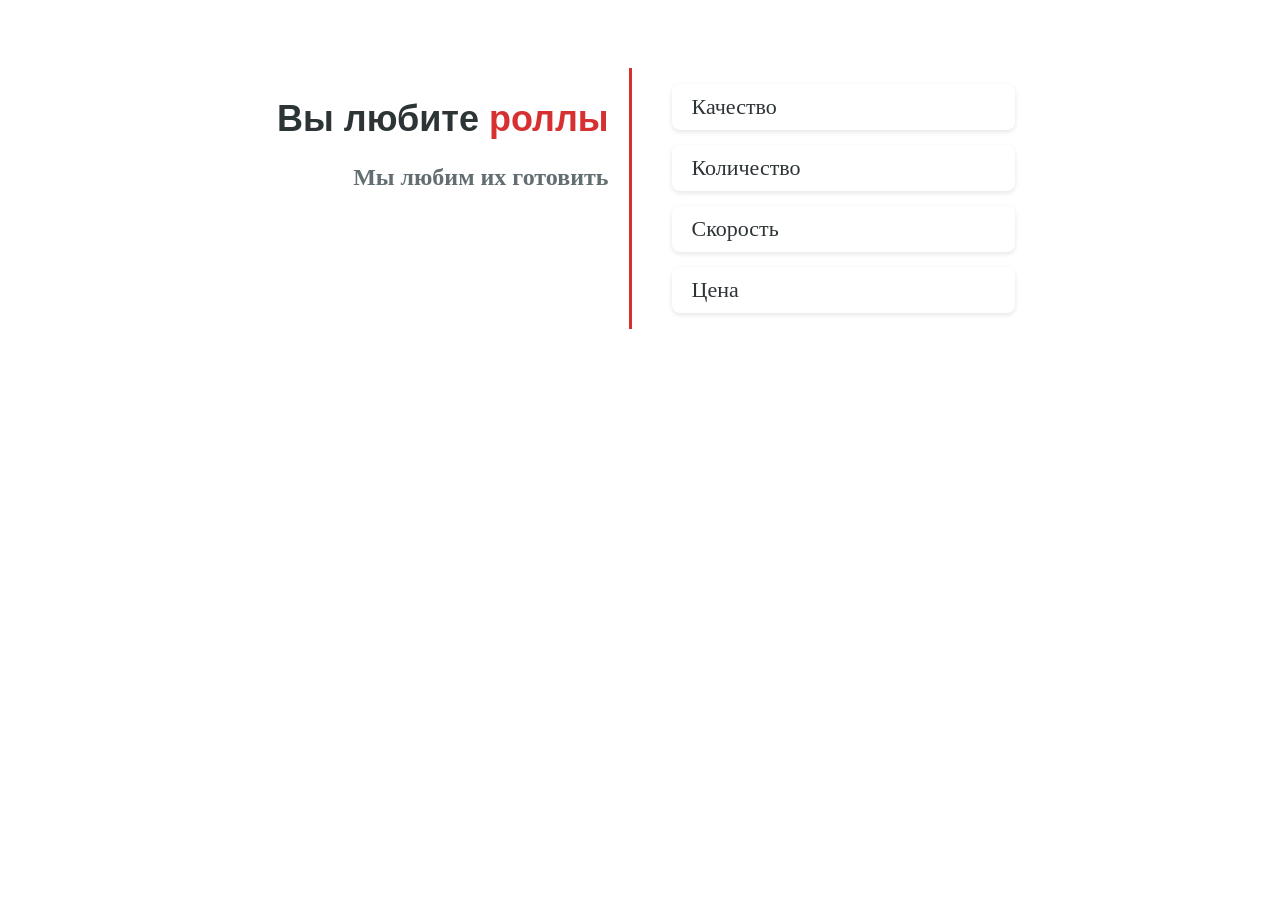
<file: domashka/skebob.html>
<!DOCTYPE html>
<html lang="en">
<head>
    <link rel="stylesheet" href="skebob.css">
    <meta charset="UTF-8">
    <meta name="viewport" content="width=device-width, initial-scale=1.0">
    <title>Document</title>
</head>
<body>
    <section class="section slogans" id="slogans">
    <div class="slogan__container">
        <div class="slogan__left">
            <h2 class="slogan__title">Вы любите <span class="highlight">роллы</span></h2>
            <p class="slogan__subtitle">Мы любим их готовить</p>
        </div>
        <div class="slogan__right">
            <ul class="advantages-list">
                <li class="advantages-item">Качество</li>
                <li class="advantages-item">Количество</li>
                <li class="advantages-item">Скорость</li>
                <li class="advantages-item">Цена</li>
            </ul>
        </div></div>
</section>
</body>
</html>
</file>
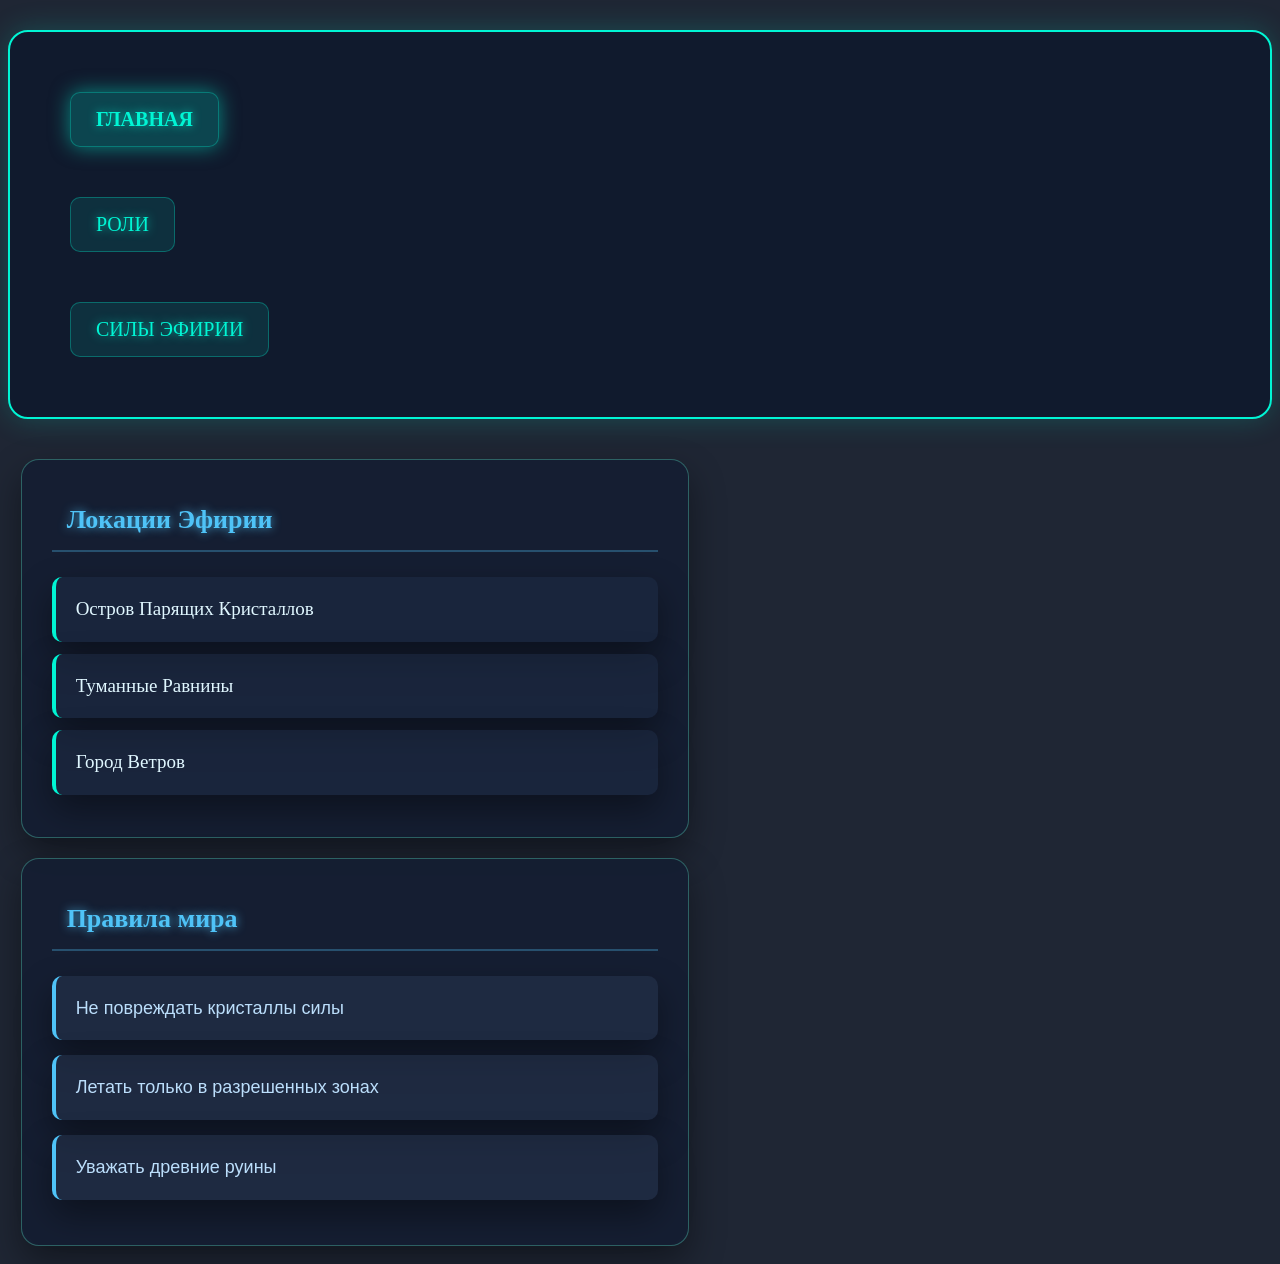
<file: domashka/urok.html>
<!DOCTYPE html>
<html lang="ru">
<head>
    <link rel="stylesheet" href="shkibede.css">
    <meta charset="UTF-8">
    <meta name="viewport" content="width=device-width, initial-scale=1.0">
    <title>шкибеде</title>
</head>
<body>
    <nav class="world-nav">
            <ul class="nav-menu">
            <ul class="nav-menu">
                <li class="menu-item">
                    <a href="#" class="menu-link active"
                        id="main-nav">ГЛАВНАЯ</a>
                </li>
                <li class="menu-item">
                    <a href="/urok2.html"  class="menu-link">РОЛИ</a>
                </li>
                <li class="menu-item">
                    <a href="/urok3.html" class="menu-link">СИЛЫ ЭФИРИИ</a>
                </li>
            </ul>
 </nav>     
 <div class="world-sections">
            <!-- Секция локаций -->
            <section class="locations-block">
                <h2 class="block-title">Локации Эфирии</h2>
                <ul class="locations-list">
                    <li class="location-item">Остров Парящих Кристаллов</li>
                    <li class="location-item">Туманные Равнины</li>
                    <li class="location-item">Город Ветров</li>
                </ul>
            </section>
        </div>                                                                      
        <section class="rules-block">
                <h2 class="block-title">Правила мира</h2>
                <ul class="rules-list">
                    <li class="rule-item">Не повреждать кристаллы силы</li>
                    <li class="rule-item">Летать только в разрешенных зонах</li>
                    <li class="rule-item">Уважать древние руины</li>
                </ul>
  </section>
</body>
</html>
</file>
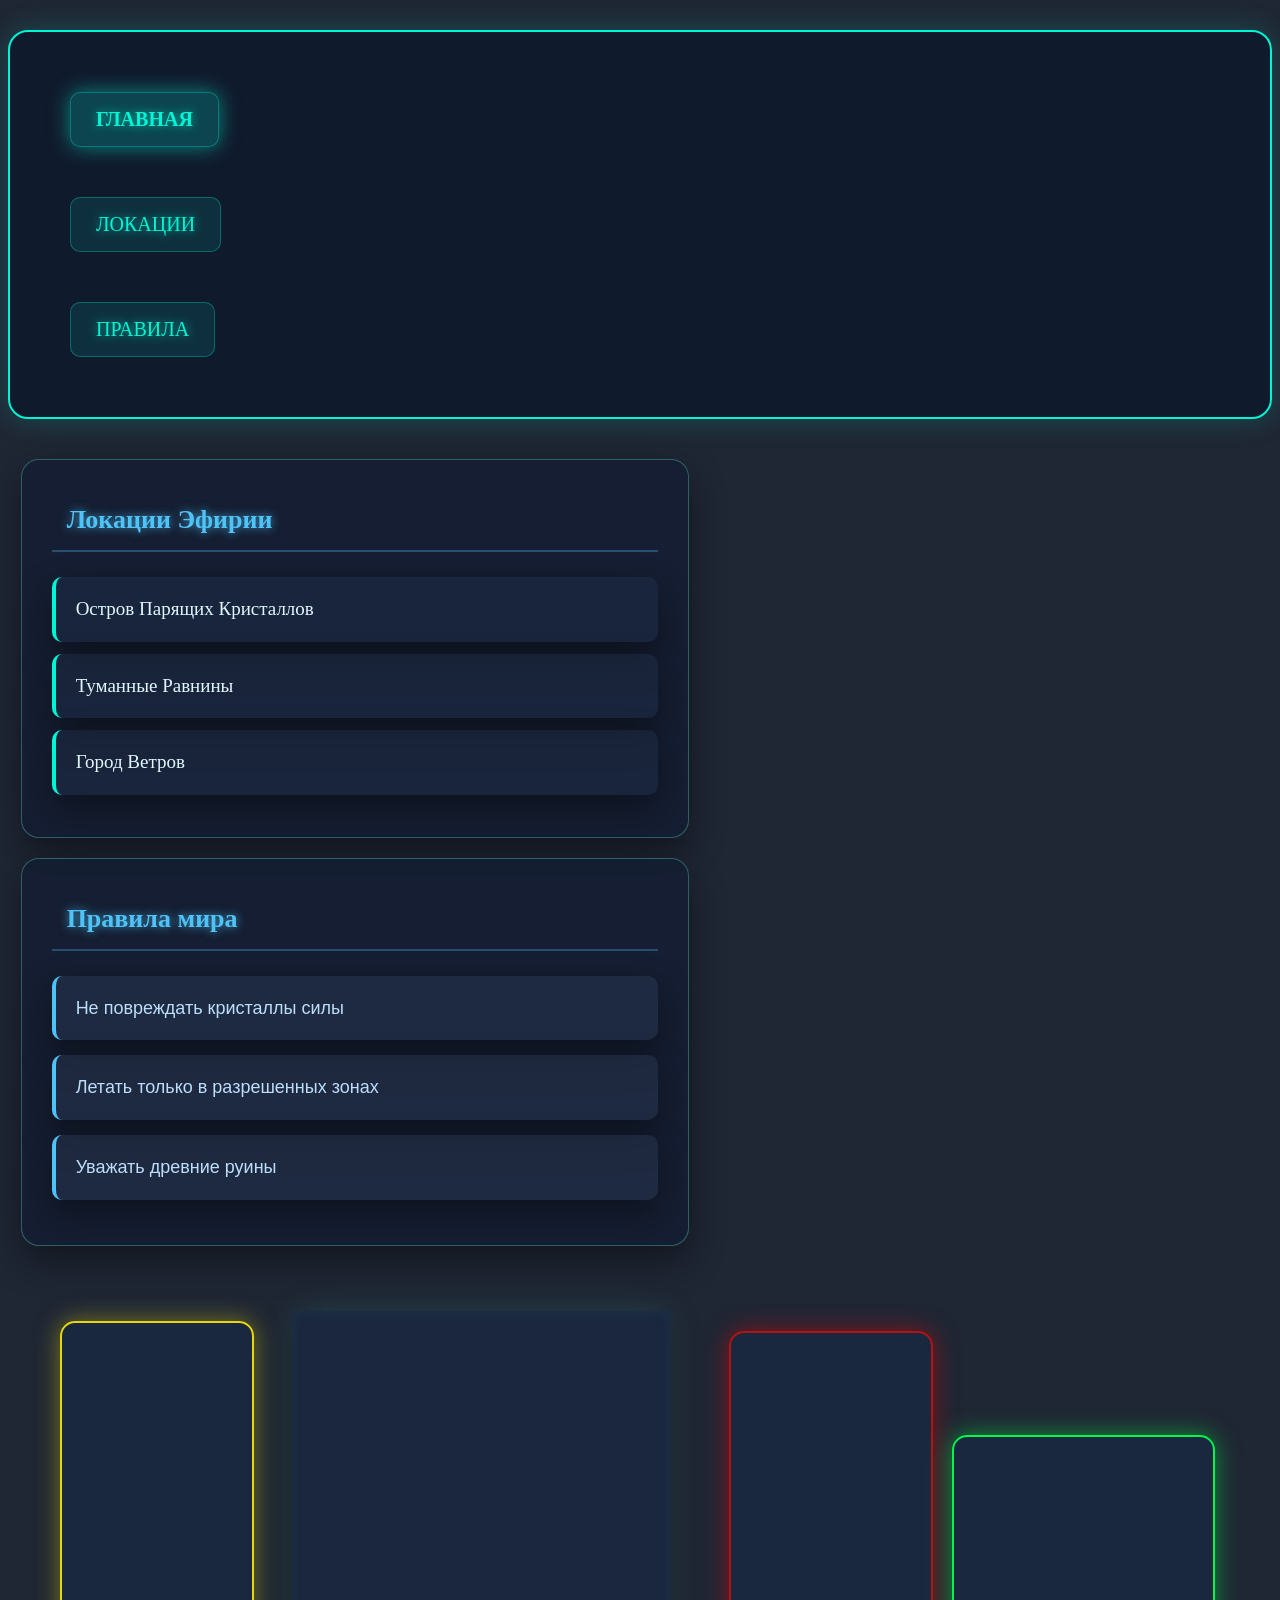
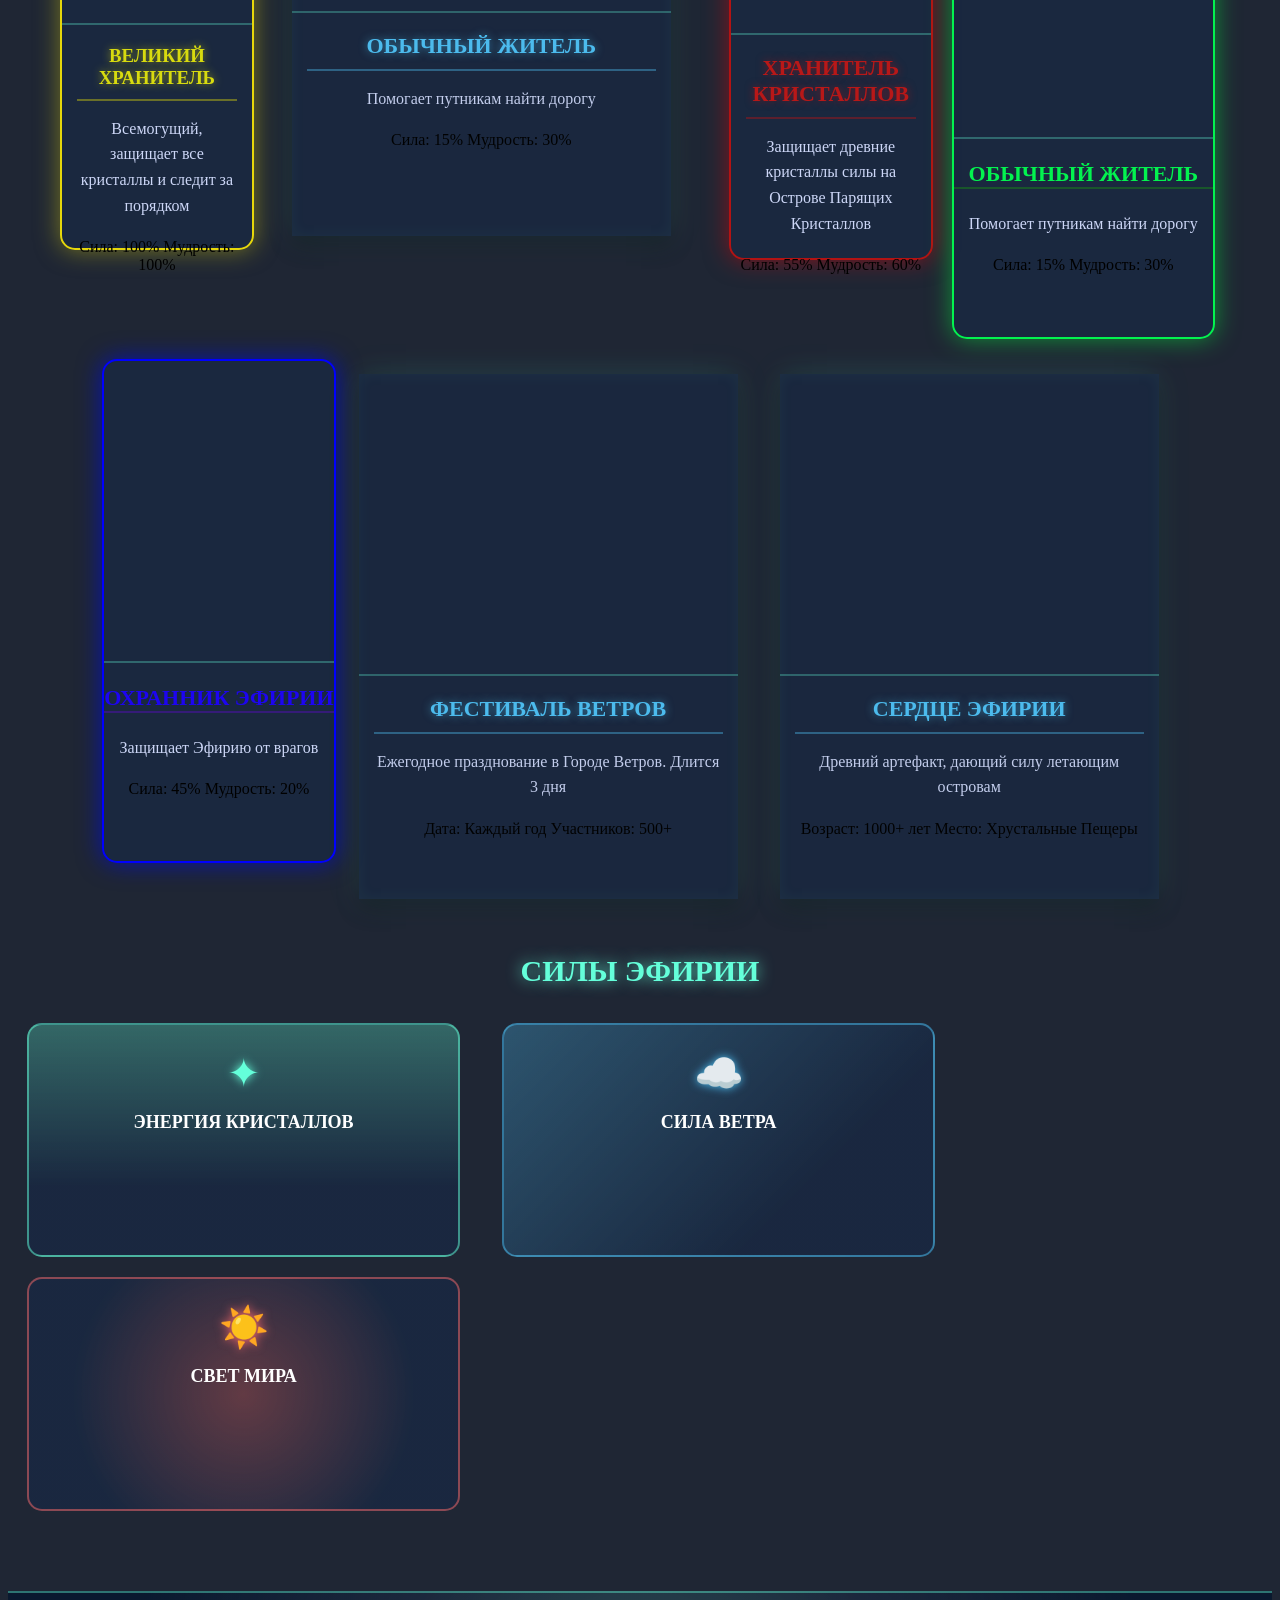
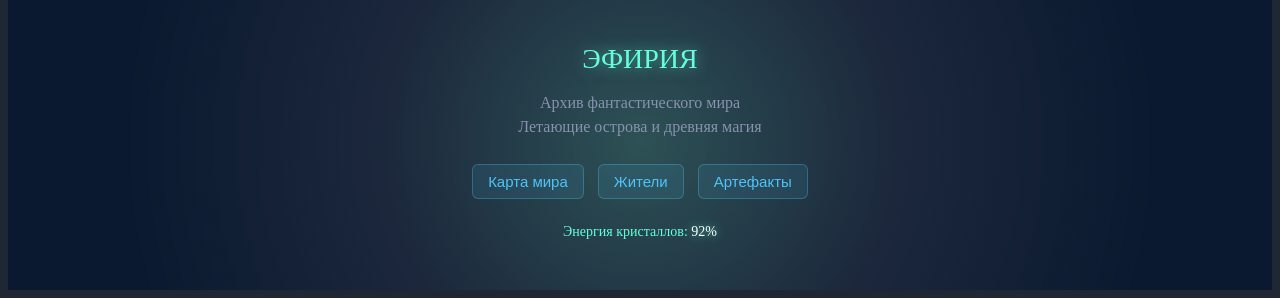
<file: domashka/urok1-3.html>
<!DOCTYPE html>
<html lang="ru">
<head>
    <link rel="stylesheet" href="shkibede1-3.css">
    <meta charset="UTF-8">
    <meta name="viewport" content="width=device-width, initial-scale=1.0">
    <title>шкибеде</title>
</head>
<body>
    <nav class="world-nav">
            <ul class="nav-menu">
                <li class="menu-item">
                    <a href="#" class="menu-link active"
                        id="main-nav">ГЛАВНАЯ</a>
                </li>
                <li class="menu-item">
                    <a href="/urok2.html"  class="menu-link">ЛОКАЦИИ</a>
                </li>
                <li class="menu-item">
                    <a href="/urok3.html" class="menu-link">ПРАВИЛА</a>
                </li>
            </ul>
 </nav>     
 <div class="world-sections">
            <!-- Секция локаций -->
            <section class="locations-block">
                <h2 class="block-title">Локации Эфирии</h2>
                <ul class="locations-list">
                    <li class="location-item">Остров Парящих Кристаллов</li>
                    <li class="location-item">Туманные Равнины</li>
                    <li class="location-item">Город Ветров</li>
                </ul>
            </section>
        </div>                                                                      
        <section class="rules-block">
                <h2 class="block-title">Правила мира</h2>
                <ul class="rules-list">
                    <li class="rule-item">Не повреждать кристаллы силы</li>
                    <li class="rule-item">Летать только в разрешенных зонах</li>
                    <li class="rule-item">Уважать древние руины</li>
                </ul>
  </section>
      <div class="cards-container">
            <!-- Карточка жителя -->
                         <div class="info-card-legendary">
                <div class="card-image"
                    style="background-image: url('https://i.pinimg.com/736x/9b/dc/7e/9bdc7e0e493f863674cd71257d4b47d2.jpg')">
                </div>
                <h3 class="card-title-legendary">ВЕЛИКИЙ ХРАНИТЕЛЬ</h3>
                <p class="card-description">Всемогущий, защищает все кристаллы и следит за порядком</p>
                <div class="card-stats">
                    <span class="stat">Сила: 100%</span>
                    <span class="stat">Мудрость: 100%</span>
                </div>
            </div>
            <div class="info-card">
                <div class="card-image"
                    style="background-image: url('https://i.pinimg.com/736x/9b/dc/7e/9bdc7e0e493f863674cd71257d4b47d2.jpg')">
                </div>
                <h3 class="card-title">ОБЫЧНЫЙ ЖИТЕЛЬ</h3>
                <p class="card-description">Помогает путникам найти дорогу</p>
                <div class="card-stats">
                    <span class="stat">Сила: 15%</span>
                    <span class="stat">Мудрость: 30%</span>
                </div>
            </div>
            <div class="card-container">
                        <div class="info-card-mythic">
                <div class="card-image"
                    style="background-image: url('https://i.pinimg.com/736x/9b/dc/7e/9bdc7e0e493f863674cd71257d4b47d2.jpg')">
                </div>
                <h3 class="card-title-mythic">ХРАНИТЕЛЬ КРИСТАЛЛОВ</h3>
                <p class="card-description">Защищает древние кристаллы силы на
                    Острове Парящих Кристаллов</p>
                <div class="card-stats">
                    <span class="stat">Сила: 55%</span>
                    <span class="stat">Мудрость: 60%</span>
                </div>
            </div>
                 <div class="info-card-rare">
                <div class="card-image"
                    style="background-image: url('https://i.pinimg.com/736x/9b/dc/7e/9bdc7e0e493f863674cd71257d4b47d2.jpg')">
                </div>
                <h3 class="card-title-rare">ОБЫЧНЫЙ ЖИТЕЛЬ</h3>
                <p class="card-description">Помогает путникам найти дорогу</p>
                <div class="card-stats">
                    <span class="stat">Сила: 15%</span>
                    <span class="stat">Мудрость: 30%</span>
                </div>
            </div>
            </div>
             <div class="info-card-epic">
                <div class="card-image"
                    style="background-image: url('https://i.pinimg.com/736x/9b/dc/7e/9bdc7e0e493f863674cd71257d4b47d2.jpg')">
                </div>
                <h3 class="card-title-epic">ОХРАННИК ЭФИРИИ</h3>
                <p class="card-description">Защищает Эфирию от врагов</p>
                <div class="card-stats">
                    <span class="stat">Сила: 45%</span>
                    <span class="stat">Мудрость: 20%</span>
                </div>
            </div>
<!-- Карточка события -->
            <div class="info-card">
                <div class="card-image"
                    style="background-image: url('https://i.pinimg.com/736x/9b/dc/7e/9bdc7e0e493f863674cd71257d4b47d2.jpg')">
                </div>
                <h3 class="card-title">ФЕСТИВАЛЬ ВЕТРОВ</h3>
                <p class="card-description">Ежегодное празднование в Городе
                    Ветров. Длится 3 дня</p>
                <div class="card-stats">
                    <span class="stat">Дата: Каждый год</span>
                    <span class="stat">Участников: 500+</span>
                </div>
            </div>
<!-- Карточка артефакта -->
            <div class="info-card">
                <div class="card-image"
                    style="background-image: url('https://i.pinimg.com/736x/9b/dc/7e/9bdc7e0e493f863674cd71257d4b47d2.jpg')">
                </div>
                <h3 class="card-title">СЕРДЦЕ ЭФИРИИ</h3>
                <p class="card-description">Древний артефакт, дающий силу
                    летающим островам</p>
                <div class="card-stats">
                    <span class="stat">Возраст: 1000+ лет</span>
                    <span class="stat">Место: Хрустальные Пещеры</span>
                </div>
            </div>
  </div>
  <section class="powers-gallery">
    <h2 class="powers-title">СИЛЫ ЭФИРИИ</h2>
    <div class="powers-container">
        <!-- Здесь будут 3 элемента с градиентами -->
    </div>
</section>
<div class="power-element power-1">
    <div class="power-icon">✦</div>
    <h3>ЭНЕРГИЯ КРИСТАЛЛОВ</h3>
</div>
<div class="power-element power-2">
    <div class="power-icon">☁️</div>
    <h3>СИЛА ВЕТРА</h3>
</div>

<div class="power-element power-3">
    <div class="power-icon">☀️</div>
    <h3>СВЕТ МИРА</h3>
</div>
<footer class="site-footer">
    <div class="footer-content">
        <div class="footer-logo">ЭФИРИЯ</div>
        <p class="footer-text">Архив фантастического мира<br>Летающие острова и древняя магия</p>
<div class="footer-links">
            <span class="footer-link">Карта мира</span>
            <span class="footer-link">Жители</span>
            <span class="footer-link">Артефакты</span>
 </div>
<div class="footer-energy">
            Энергия кристаллов: <span class="energy-level">92%</span>
        </div>
    </div>
</footer>
</body>
</html>
</file>
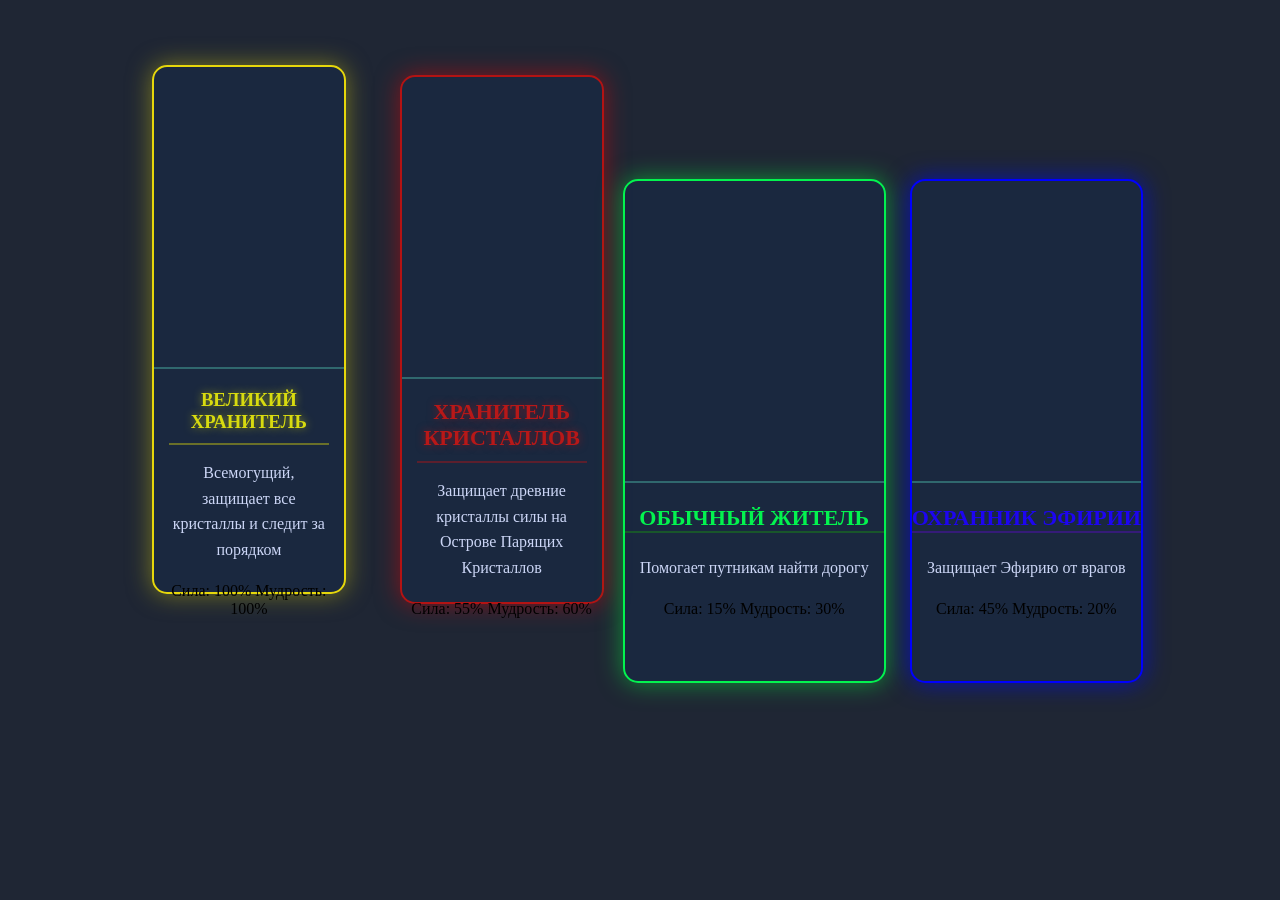
<file: domashka/urok2.html>
<!DOCTYPE html>
<html lang="en">
<head>
    <link rel="stylesheet" href="shkibede2.css">
    <meta charset="UTF-8">
    <meta name="viewport" content="width=device-width, initial-scale=1.0">
    <title>Document</title>
</head>
<body>
    <div class="cards-container">
             <!-- Карточка жителя -->
                         <div class="info-card-legendary">
                <div class="card-image"
                    style="background-image: url('https://i.pinimg.com/736x/9b/dc/7e/9bdc7e0e493f863674cd71257d4b47d2.jpg')">
                </div>
                <h3 class="card-title-legendary">ВЕЛИКИЙ ХРАНИТЕЛЬ</h3>
                <p class="card-description">Всемогущий, защищает все кристаллы и следит за порядком</p>
                <div class="card-stats">
                    <span class="stat">Сила: 100%</span>
                    <span class="stat">Мудрость: 100%</span>
                </div>
            </div>
            <div class="card-container">
                        <div class="info-card-mythic">
                <div class="card-image"
                    style="background-image: url('https://i.pinimg.com/736x/9b/dc/7e/9bdc7e0e493f863674cd71257d4b47d2.jpg')">
                </div>
                <h3 class="card-title-mythic">ХРАНИТЕЛЬ КРИСТАЛЛОВ</h3>
                <p class="card-description">Защищает древние кристаллы силы на
                    Острове Парящих Кристаллов</p>
                <div class="card-stats">
                    <span class="stat">Сила: 55%</span>
                    <span class="stat">Мудрость: 60%</span>
                </div>
            </div>
                 <div class="info-card-rare">
                <div class="card-image"
                    style="background-image: url('https://i.pinimg.com/736x/9b/dc/7e/9bdc7e0e493f863674cd71257d4b47d2.jpg')">
                </div>
                <h3 class="card-title-rare">ОБЫЧНЫЙ ЖИТЕЛЬ</h3>
                <p class="card-description">Помогает путникам найти дорогу</p>
                <div class="card-stats">
                    <span class="stat">Сила: 15%</span>
                    <span class="stat">Мудрость: 30%</span>
                </div>
            </div>
            </div>
             <div class="info-card-epic">
                <div class="card-image"
                    style="background-image: url('https://i.pinimg.com/736x/9b/dc/7e/9bdc7e0e493f863674cd71257d4b47d2.jpg')">
                </div>
                <h3 class="card-title-epic">ОХРАННИК ЭФИРИИ</h3>
                <p class="card-description">Защищает Эфирию от врагов</p>
                <div class="card-stats">
                    <span class="stat">Сила: 45%</span>
                    <span class="stat">Мудрость: 20%</span>
</body>
</html>
</file>
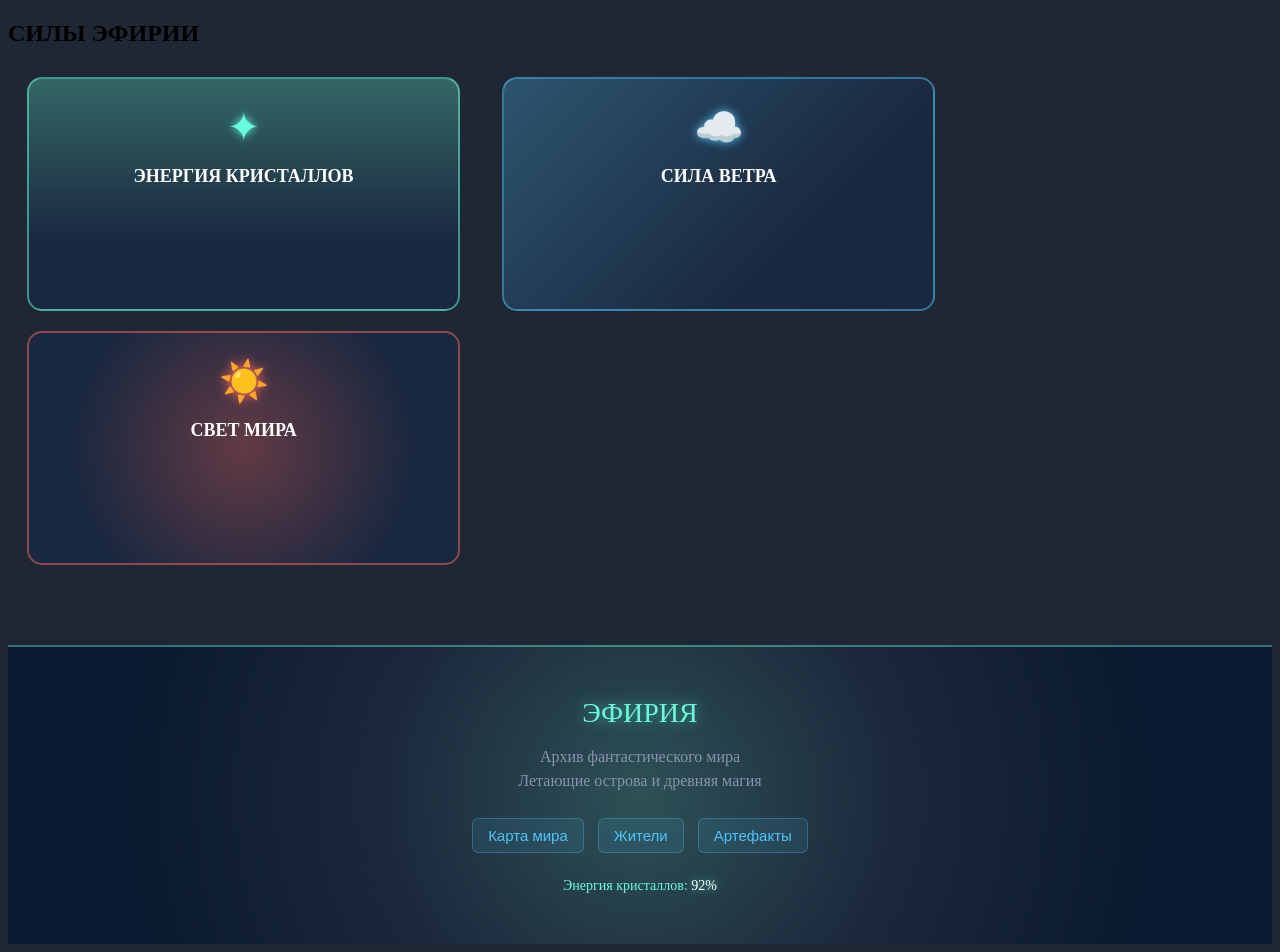
<file: domashka/urok3.html>
<!DOCTYPE html>
<html lang="ru">
<head>
    <link rel="stylesheet" href="shkibede3.css">
    <meta charset="UTF-8">
    <meta name="viewport" content="width=device-width, initial-scale=1.0">
    <title>Document</title>
</head>
<body>
    <!-- ГАЛЕРЕЯ СИЛ ЭФИРИИ -->
<section class="powers-gallery">
    <h2 class="powers-title">СИЛЫ ЭФИРИИ</h2>
    <div class="powers-container">
        <!-- Здесь будут 3 элемента с градиентами -->
    </div>
</section>
<div class="power-element power-1">
    <div class="power-icon">✦</div>
    <h3>ЭНЕРГИЯ КРИСТАЛЛОВ</h3>
</div>
<div class="power-element power-2">
    <div class="power-icon">☁️</div>
    <h3>СИЛА ВЕТРА</h3>
</div>

<div class="power-element power-3">
    <div class="power-icon">☀️</div>
    <h3>СВЕТ МИРА</h3>
</div>
<footer class="site-footer">
    <div class="footer-content">
        <div class="footer-logo">ЭФИРИЯ</div>
        <p class="footer-text">Архив фантастического мира<br>Летающие острова и древняя магия</p>
<div class="footer-links">
            <span class="footer-link">Карта мира</span>
            <span class="footer-link">Жители</span>
            <span class="footer-link">Артефакты</span>
 </div>
<div class="footer-energy">
            Энергия кристаллов: <span class="energy-level">92%</span>
        </div>
    </div>
</footer>
</body>
</html>
</file>
<file: code/style.css>
* {
    margin: 0;
    padding: 0;
    box-sizing: border-box;
    font-family: "Inter", sans-serif;
}

body {
    scroll-behavior: smooth;
}

header {
    position: sticky;
    top: 0;
    height: 100px;
    background: white;
    box-shadow: 0 5px 19px -4px rgba(147, 115, 115, 0.2);
    border-radius: 0 0 12px 12px;
    z-index: 10;
}

nav {
    height: 100%;
    width: 700px;
    margin-left: 65px;
}

.menu {
    display: flex;
    justify-content: space-between;
    align-items: center;
    height: 100%;
    list-style: none;
}

.menu a {
    text-decoration: none;
    color: black;
}

.title {
    margin: 47px 0;
    font-family: "Comic Neue", cursive;
    font-weight: 700;
    font-size: 100px;
    text-align: center;
}

.promo {
    display: grid;
    grid-template-columns: repeat(3, 340px);
    grid-template-rows: 487px 311px;
    gap: 23px 25px;
    margin: 0 auto;
    max-width: 1070px;
}

.promo_main {
    grid-column: 1 / -1;
    position: relative;
}

.promo_image {
    border-radius: 12px;
    filter: brightness(50%);
    width: 100%;
    height: 100%;
    object-fit: cover;
}

.promo_quote {
    position: absolute;
    display: flex;
    align-items: center;
    justify-content: center;
    color: white;
    font-size: 48px;
    font-weight: 700;
    text-align: center;
    z-index: 3;
    height: 100%;
    width: 803px;
    left: 50%;
    transform: translateX(-50%);
}

.promo_quote::before,
.promo_quote::after {
    content: '"';
    position: absolute;
    font-size: 128px;
    font-weight: 700;
}

.promo_quote::before {
    bottom: 0;
    left: 0;
}

.promo_quote::after {
    top: 70px;
    right: 0;
}

#about {
    display: grid;
    grid-template-columns: 1fr 1fr;
    gap: 30px;
    margin: 55px auto;
    font-size: 20px;
    color: #5f5f5f;
    max-width: 1070px;
}

.section-content {
    padding: 40px 23px 40px 40px;
    width: 100%;
}

.section-content ul {
    list-style: inside;
    margin-top: 15px;
}

.section-content li {
    margin-bottom: 10px;
}

.section-content h2 {
    font-size: 32px;
    font-weight: 600;
    margin-bottom: 20px;
    color: black;
}

.highlight {
    font-size: 24px;
    font-weight: 700;
}

.comic {
    font-family: "Comic Neue", cursive;
}

.list-title {
    margin-top: 25px;
    font-weight: 700;
}

.support {
    text-align: center;
    margin: 15px 0;
}

#features {
    display: grid;
    grid-template-columns: repeat(3, 1fr);
    gap: 30px 42px;
    max-width: 1070px;
    margin: 0 auto 80px auto;
}

.feature-card {
    display: flex;
    flex-direction: column;
    align-items: flex-start;
    font-size: 20px;
    color: #5f5f5f;
}

.feature-card img {
    width: 100%;
    height: 330px;
    object-fit: cover;
    object-position: right;
    filter: brightness(70%);
    border-radius: 20px;
    margin-bottom: 15px;
}

.feature-card h3 {
    font-size: 32px;
    font-weight: 600;
    margin-bottom: 15px;
    color: black;
}

.feature-card--wide {
    grid-column: span 2;
}

#invitation {
    display: grid;
    grid-template-columns: 1fr 1fr;
    gap: 53px 33px;
    margin-bottom: 92px;
    max-width: 1070px;
    margin-left: auto;
    margin-right: auto;
}

#invitation .card {
    display: flex;
    flex-direction: column;
    align-items: flex-start;
    justify-content: space-between;
    gap: 15px;
}

#invitation .card:nth-of-type(2) {
    grid-column: 1;
    grid-row: 2;
}

#invitation .card h4 {
    font-size: 48px;
    font-weight: 600;
}

#invitation .card h4 .highlight {
    color: crimson;
}

#invitation .card p {
    font-size: 30px;
    color: #5f5f5f;
}

#invitation .card a {
    text-decoration: none;
    border: none;
    border-radius: 7px;
    background: black;
    color: white;
    padding: 20px 35px;
    font-size: 20px;
    font-weight: 900;
    cursor: pointer;
}

#invitation .image-block {
    height: 384px;
    width: 100%;
}

#invitation .image-block:nth-of-type(2) {
    grid-column: 2;
    grid-row: 2;
}

#invitation .image-block img {
    width: 100%;
    height: 100%;
    border-radius: 20px;
    object-fit: cover;
}

#invitation .image-block:first-child img {
    filter: brightness(50%);
}

#invitation {
    display: grid;
    grid-template-columns: repeat(auto-fit, minmax(340px, 1fr));
    gap: 53px 33px;
    margin-bottom: 92px;
    max-width: 1070px;
    margin-left: auto;
    margin-right: auto;
    transition: gap 0.5s ease-in-out;
}

#invitation:hover {
    gap: 15px;
}

#invitation .card {
    display: flex;
    align-items: flex-start;
    justify-content: space-between;
    flex-direction: column;
    gap: 15px;
}

#invitation .card:nth-of-type(2) {
    grid-column: 1;
    grid-row: 2;
}

#invitation .card h4 {
    font-size: 48px;
    font-weight: 600;
}

#invitation .card h4 .highlight {
    color: crimson;
}

#invitation .card p {
    font-size: 30px;
    color: #5f5f5f;
}

#invitation .card a {
    text-decoration: none;
    border: none;
    border-radius: 7px;
    background: black;
    color: white;
    padding: 20px 35px;
    font-size: 20px;
    font-weight: 900;
    cursor: pointer;
}

#invitation .image-block {
    position: relative;
    height: 384px;
    width: 100%;
}

#invitation .image-block:nth-of-type(2) {
    grid-column: 2;
    grid-row: 2;
}

#invitation .image-block img {
    width: 100%;
    height: 100%;
    border-radius: 20px;
    object-fit: cover;
}

#invitation .image-block:first-child img {
    filter: brightness(50%);
}

.sponsors {
    display: flex;
    align-items: center;
    flex-direction: column;
    gap: 30px;
    margin-bottom: 40px;
}

.sponsors h6 {
    font-size: 48px;
    font-weight: 600;
}

.sponsors-list {
    display: flex;
    align-items: center;
    justify-content: space-between;
    list-style: none;
    width: 100%;
    max-width: 1070px;
}

.sponsors-list li {
    width: 250px;
}

.sponsors-list li img {
    width: 100%;
    height: auto;
    display: block;
}

#grid {
    margin: 50px auto;
    height: 700px;
    max-height: 700px;
    display: grid;
    grid-template-columns: 1fr 1fr 1fr;
    transition: 500ms;
    max-width: 1070px;
}

#grid .left,
#grid .center,
#grid .right {
    max-width: 100%;
    width: 100%;
    height: 100%;
    object-fit: cover;
    object-position: center;
    transition: 300ms;
    background: navajowhite;
}

#grid:has(.left:hover) {
    grid-template-columns: 2fr 1fr 1fr;
}

#grid:has(.center:hover) {
    grid-template-columns: 1fr 2fr 1fr;
}

#grid:has(.right:hover) {
    grid-template-columns: 1fr 1fr 2fr;
}

#grid .left:hover,
#grid .center:hover,
#grid .right:hover {
    background: crimson;
}

main {
    padding: 0 16px;
}
#signup {
  padding: 72px 0 125px;
}

#signup .signup-form h5 {
  grid-column: 1 / -1;
  text-align: center;
  font-size: 40px;
  font-weight: 600;
  margin-bottom: 20px;
}

#signup .signup-form {
  display: grid;
  grid-template-columns: repeat(2, 1fr);
  gap: 30px;
  padding: 40px;
  max-width: 800px;
  width: 100%;
  background: #f6f6f6;
  border-radius: 7px;
  box-shadow: 0 5px 19px -4px rgba(58, 84, 103, 0.2);
  margin: 0 auto;
}
#signup .signup-form input[type="text"] {
  height: 70px;
  background: white;
  border: none;
  border-radius: 12px;
  padding: 0 20px;
  font-size: 16px;
  box-shadow: 0 5px 19px 0 rgba(147, 115, 115, 0.25);
}

#signup .signup-form input.full-width {
  grid-column: 1 / -1;
}
#signup .signup-form button {
  grid-column: 1 / -1;
  border: none;
  border-radius: 7px;
  background: black;
  color: white;
  padding: 20px;
  font-size: 20px;
  font-weight: 900;
  cursor: pointer;
  margin-top: 10px;
}
@media (max-width: 1024px) and (min-width: 769px) {
    .promo {
        grid-template-columns: repeat(2, 1fr);
        grid-template-rows: auto auto auto;
        gap: 15px;
    }
    
    .promo_main {
        grid-column: 1 / -1;
        grid-row: 1;
    }
    
    .promo > div:nth-of-type(2) {
        grid-column: 1;
        grid-row: 2;
    }
    
    .promo > div:nth-of-type(3) {
        grid-column: 1 / -1;
        grid-row: 3;
    }
    
    .last {
        grid-column: 2;
        grid-row: 2;
    }
    
    .promo {
        grid-template-rows: 350px 250px 300px;
    }
    
    .promo_quote {
        font-size: 40px;
        width: 80%;
        padding: 20px;
    }
    
    .promo_quote::before {
        bottom: -10px;
        left: -10px;
        font-size: 120px;
    }
    
    .promo_quote::after {
        top: -10px;
        right: -10px;
        font-size: 120px;
    }
    
    .last::after {
        display: none;
    }
}

@media (max-width: 768px) {
    .promo {
        grid-template-columns: 1fr;
        grid-template-rows: auto;
        gap: 15px;
    }
    
    .promo_main {
        grid-column: auto;
    }
    
    .promo > div {
        grid-column: 1;
    }
    
    .promo_image {
        width: 100%;
        height: 300px;
        border-radius: 12px;
    }
    
    .promo_quote {
        font-size: 24px;
        width: 100%;
        padding: 30px 40px;
        line-height: 1.4;
        left: 0;
        transform: none;
        text-align: center;
        box-sizing: border-box;
    }
    
    .promo_quote::before {
        bottom: 10px;
        left: 10px;
        font-size: 60px;
    }
    
    .promo_quote::after {
        top: 10px;
        right: 10px;
        font-size: 60px;
    }
    
    .last::after {
        display: none;
    }
}

@media (max-width: 480px) {
    .promo_image {
        height: 250px;
    }
    
    .promo_quote {
        font-size: 20px;
        padding: 25px 30px;
    }
    
    .promo_quote::before,
    .promo_quote::after {
        font-size: 50px;
    }
}
@media (max-width: 1024px) and (min-width: 769px) {
    #about {
        font-size: 18px;
    }
    
    .section-content h2 {
        font-size: 28px;
    }
    
    .feature-card img {
        height: 280px;
    }
    
    .feature-card h3 {
        font-size: 26px;
    }
    
    #invitation .card h4 {
        font-size: 36px;
    }
    
    #invitation .card p {
        font-size: 22px;
    }
    
    #invitation .image-block {
        height: 320px;
    }
    
    .sponsors h6 {
        font-size: 38px;
    }
    
    .sponsors-list li {
        width: 180px;
    }
}

@media (max-width: 768px) {
    .title {
        font-size: 48px;
    }
    
    #about {
        grid-template-columns: 1fr;
        font-size: 16px;
    }
    
    .section-content h2 {
        font-size: 26px;
    }
    
    #features {
        grid-template-columns: 1fr;
        gap: 25px;
    }
    
    .feature-card--wide {
        grid-column: span 1;
    }
    
    .feature-card img {
        height: 250px;
    }
    
    .feature-card h3 {
        font-size: 24px;
    }
    
    #invitation {
        grid-template-columns: 1fr;
        gap: 30px;
    }
    
    #invitation .card h4 {
        font-size: 32px;
    }
    
    #invitation .card p {
        font-size: 18px;
    }
    
    #invitation .image-block {
        height: 260px;
    }
    
    .sponsors h6 {
        font-size: 28px;
    }
    
    .sponsors-list {
        flex-wrap: wrap;
        justify-content: center;
        gap: 20px;
    }
    
    .sponsors-list li {
        width: 45%;
    }
    
    #grid {
        grid-template-columns: 1fr;
        height: auto;
        gap: 15px;
    }
    
    #grid .left,
    #grid .center,
    #grid .right {
        height: 250px;
    }
}

@media (max-width: 480px) {
    .title {
        font-size: 36px;
    }
    
    #about {
        font-size: 14px;
    }
    
    .section-content h2 {
        font-size: 22px;
    }
    
    .highlight {
        font-size: 18px;
    }
    
    .feature-card img {
        height: 200px;
    }
    
    .feature-card h3 {
        font-size: 20px;
    }
    
    #invitation .card h4 {
        font-size: 26px;
    }
    
    #invitation .card p {
        font-size: 16px;
    }
    
    #invitation .image-block {
        height: 220px;
    }
    
    .sponsors h6 {
        font-size: 24px;
    }
    
    .sponsors-list li {
        width: 100%;
        max-width: 150px;
    }
    
    #grid .left,
    #grid .center,
    #grid .right {
        height: 200px;
    }
}
.burger-icon {
    display: none;
}
@media (max-width: 768px) {
  .burger-icon {
    display: block;
    position: absolute;
    top: 50%;
    transform: translateY(-50%);
    right: 20px;
    z-index: 11;
    width: 40px;
    height: 40px;
    text-align: center;
    line-height: 40px;
    font-size: 0;
  }
.burger-icon::before {
    content: "☰";
    font-size: 40px;
    display: block;
    width: 100%;
    height: 100%;
  }
  
  #burger-toggle:checked + .burger-icon::before {
    content: "✕";
  }
 .menu {
    display: none;
    position: absolute;
    top: 100px;
    left: 0;
    width: 100%;
    background: white;
    align-items: center;
    padding: 20px 0;
    box-shadow: 0 5px 19px -4px rgba(147, 115, 115, 0.2);
    z-index: 10;
  }

   #burger-toggle:checked ~ nav .menu {
    display: flex !important;
  }
 .menu li {
    margin: 10px 0;
    width: 100%;
    text-align: center;
    list-style: none;
  }
  
  .menu a {
    display: block;
    padding: 12px 20px;
    font-size: 16px;
    color: black;
    text-decoration: none;
  }
}

.site-footer {
    background-color: #1a1a2e;
    color: #ffffff;
    padding: 50px 20px 20px 20px;
    margin-top: 60px;
}

.footer-grid {
    display: grid;
    grid-template-columns: 1fr;
    gap: 40px;
    text-align: center;
    max-width: 1070px;
    margin: 0 auto;
}

@media (min-width: 768px) {
    .footer-grid {
        grid-template-columns: repeat(3, 1fr);
        text-align: center;
    }
}

.footer-block h3 {
    font-size: 22px;
    margin-bottom: 20px;
    color: #f39c12;
    font-family: "Comic Neue", cursive;
}

.footer-block p {
    margin: 10px 0;
    font-size: 16px;
    line-height: 1.5;
    color: #dddddd;
}

.footer-nav, .footer-social {
    list-style: none;
    padding: 0;
}

.footer-nav li, .footer-social li {
    margin: 12px 0;
}

.footer-nav a, .footer-social a {
    color: #ffffff;
    text-decoration: none;
    transition: color 0.3s ease;
    font-size: 16px;
}

.footer-nav a:hover, .footer-social a:hover {
    color: #f39c12;
    text-decoration: underline;
}

.footer-block2 {
    text-align: center;
    margin-top: 50px;
    padding-top: 20px;
    border-top: 1px solid rgba(255, 255, 255, 0.2);
    font-size: 14px;
    color: #aaaaaa;
}
</file>
<file: пиксо/styles.css>
@keyframes my-animation{
    0%{
        transform: scale(1);
    }
    50%{
        transform: scale(1.08);
    }
    100%{
        transform: scale(1.01);
    }
}
@keyframes jump-animation {
    0%{
        transform: translateY(0);
    }
    50%{
        transform: translateY(-5px);
    }
    100%{
        transform: translateY(0);
    }
}
.my-animation-class{
    animation: jump-animation 1.2s ease-in-out infinite;
}
* {
    margin: 0;
    padding: 0;
    box-sizing: border-box;
    font-family: "Inter";
}

.header {
    background-image: url(images/Sectionimage.webp);
    background-repeat: no-repeat;
    background-position: center;
    background-size: cover;
    height: 100vh;
    display: flex;
    flex-direction: column;
    justify-content: center;
    align-items: center;
    padding-top: 120px;
}

.nav-list {
    display: flex;
    gap: 30px;
    list-style: none;
    align-items: center;
}

.home {
    color: #EB662B;
}

.nav-actions {
    display: flex;
    justify-content: right;
    align-items: center;
    gap: 20px;
    width: 100%;
}

.navigation {
    display: flex;
    align-items: center;
    padding: 20px 40px;
    gap: 30px;
    backdrop-filter: blur(10px);
    position: fixed;
    z-index: 10;
    border-radius: 30px;
    left: 50%;
    transform: translateX(-50%);
    border-bottom: #EB662B solid 1px;
    top: 20px;
}

.logo-text {
    display: grid;
    justify-content: center;
    letter-spacing: 0%;
    text-align: center;
    align-items: center;
    color: white;
    gap: 40px;
}

.nav-big-text {
    font-size: 50px;
}

a {
    text-decoration: none;
    color: white;
}

.nav-button {
    padding: 12px 21px;
    border: 1px solid white;
    background-color: rgba(255, 255, 255, 0);
    cursor: pointer;
    border-radius: 200px;
    color: white;
}

.logo {
    letter-spacing: -1px;
    animation: my-animation 1s linear infinite;
}

.search-btn {
    border-radius: 50%;
    background-color: #EB662B;
    height: 40px;
    width: 40px;
    border: none;
    cursor: pointer;
    color: white;
    display: flex;
    align-items: right;
}

.search-bar {
    border: 1px solid white;
    background-color: white;
    width: 300px;
    height: 60px;
    display: flex;
    justify-content: center;
    align-items: center;
    margin: 40px auto 0 auto;
    border-radius: 50px;
    gap: 20px;
}

.search-input {
    display: flex;
    letter-spacing: 1px;
    gap: 10px;
}

.search-input input {
    width: 100%;
    border: none;
    outline: none;
}

.browse-text {
    color: white;
    display: flex;
    justify-content: center;
    margin-top: 50px;
}

.four-header-btns {
    display: flex;
    justify-content: center;
    gap: 10px;
    margin-top: 50px;
}

.four-header-btns p {
    background: rgba(255, 255, 255, 0.1);
    backdrop-filter: blur(10px);
    border: 1px solid rgba(255, 255, 255, 0.3);
    color: white;
    padding: 15px 30px;
    border-radius: 50px;
}

.best {
    display: flex;
    flex-direction: column;
    margin: 115px auto 225px auto;
    max-width: 1320px;
}

.best-header {
    margin-bottom: 45px;
}

.highlight-grey {
    color: transparent;
    background:linear-gradient(45deg, orange, red);
    background-clip:text;
}

.best-card {
    display: flex;
    gap: 10px;
    flex-direction: column;
    width: 100%;
    border-radius: 15px;
    padding: 10px;
    background-color: rgba(255, 230, 0, 0.842);
    -webkit-backdrop-filter: blur(20px);
    border: 2px solid transparent;
    background-image: linear-gradient(rgba(231, 85, 0, 0.938));
    box-shadow: 0 8px 32px 0 rgba(5, 7, 60, 0.05);
    transition: transform 0.3s ease, box-shadow 0.3s ease;
}
.best-card:hover{
    transform: translateY(-5px);
    box-shadow: 0 12px 40px 0 rgb(248, 244, 243);
    background-color: rgb(255, 255, 255);
}

.best-cards {
    display: flex;
    max-width: 1290px;
    gap: 30px;
}

.cost {
    display: flex;
    justify-content: space-between;
}

.nizh-sekciya {
    width: 100%;
    margin-top: 60px;
    margin-bottom: 120px;
}

.nizh-container {
    display: flex;
    justify-content: center;
    gap: 30px;
    margin: 0 auto;
}

.kar-nizh {
    display: flex;
    flex-direction: column;
    gap: 10px;
    width: 400px;
    height: 300px;
    background-position: center;
    border-radius: 16px;
    padding: 24px;
    color: white;
    backdrop-filter: blur(10px);
}

.bg1 {
    background-image: url('images/Section\ →\ image\ \(4\).webp');
}

.bg2 {
    background-image: url('images/Section\ →\ image\ \(3\).webp');
}

.bg3 {
    background-image: url('images/Section\ →\ image\ \(2\).webp');
}

.kar-nizh a {
    background-color: white;
    color: #05073C;
    padding: 12px 20px;
    border-radius: 10px;
    font-size: 14px;
    font-weight: 600;
    text-decoration: none;
    margin-top: auto;
    max-width: 120px;
    display: flex;
    justify-content: center;
    transition: transform 0.3s ease;
}

.kar-nizh a:hover {
    background-color: #EB662B;
    color: white;
    transform: scale(1.09);
}

.popular-description {
    display: flex;
    flex-direction: column;
    gap: 34px;
    margin-top: auto;
    margin-bottom: auto;
}

.popular-description h4 {
    font-weight: 600;
    font-size: 30px;
}

.popular-description p {
    font-size: 15px;
}

.kar-nizh {
    background-color: rgba(5, 7, 60, 0.3);
    background-blend-mode: multiply;
    background-size: cover;
}

.popular-tours {
    width: 100%;
    padding: 120px 300px;
    display: flex;
    justify-content: space-between;
    align-items: flex-start;
    gap: 60px;
    background-color: rgba(235, 102, 43, 0.05);

}

.popular-description {
    width: 30%;
}

.popular-grid {
    width: 50%;
    display: grid;
    grid-template-columns: repeat(3, 1fr);
    gap: 30px;
}

.popular-card {
    background-color: #ffffff;
    border: 1px solid #E7E6E6;
    padding: 35px 20px;
    border-radius: 16px;
    display: flex;
    flex-direction: column;
    align-items: center;
    justify-content: center;
    gap: 15px;
    text-align: center;
    transition: transform 0.3s ease, filter 0.3s ease;
    cursor: pointer;
    max-width: 200px;
}

.popular-card:hover {
    transform: translateY(-5px);
    filter: drop-shadow(0px 10px 25px rgba(5, 7, 60, 0.08));
}

.popular-card h5 {
    font-size: 16px;
    font-weight: 600;
    color: #05073C;
}

.popular-card p {
    font-size: 14px;
    color: #717171;
}

.popular-description a {
    background-color: #EB662B;
    width: 100%;
    padding: 20px;
    border-radius: 12px;
    text-align: center;
    color: white;
    display: inline-block;
    cursor: pointer;
    transition: background-color 0.3s ease;
}

.popular-description a:hover {
    background-color: #b63502;
}

.trending-destinations {
    max-width: 1320px;
    margin: 120px auto;
    padding: 0 40px;
}

.trending-header {
    display: flex;
    justify-content: space-between;
    align-items: flex-end;
    margin-bottom: 40px;
}

.trending-header h2 {
    font-size: 30px;
    font-weight: 600;
    color: #05073C;
}

.trending-see-all {
    color: #05073C !important;
    font-size: 15px;
    font-weight: 500;
    text-decoration: none;
    /* Без нижнего подчеркивания */
    transition: color 0.3s ease;
}

.trending-see-all:hover {
    color: #EB662B !important;
}

.trending-grid {
    display: grid;
    grid-template-columns: repeat(6, 1fr);
    gap: 24px;
}

.trending-card {
    display: flex;
    flex-direction: column;
    gap: 10px;
    cursor: pointer;
    transition: transform 0.3s ease;
}

.trending-card:hover {
    transform: scale(1.05);
}

.trending-img-wrapper {
    width: 100%;
    aspect-ratio: 1 / 1.5;
    border-radius: 12px;
    overflow: hidden;
}

.trending-img-wrapper img {
    width: 100%;
    height: 100%;
    object-fit: cover;
}

.trending-card h5 {
    font-size: 16px;
    font-weight: 600;
    color: #05073C;
    margin-top: 4px;
}

.trending-card p {
    font-size: 14px;
    color: #717171;
}

.why-choose {
    max-width: 1320px;
    margin: 120px auto;
    padding: 0 40px;
}

.why-choose-container {
    display: flex;
    align-items: center;
    justify-content: space-between;
    gap: 60px;
    border-radius: 16px;
    background-color: #b63502;
    padding: 20px 60px;
}

.why-choose-content {
    width: 50%;
    padding: 0px 0px 0px 220px;
}

.why-choose-image-box {
    position: relative;
    left: 26%;
}

.why-choose-title {
    font-size: 30px;
    font-weight: 600;
    color: #05073C;
    margin-bottom: 40px;
}

.advantage-list {
    display: flex;
    flex-direction: column;
    gap: 34px;
}

.advantage-item {
    display: flex;
    align-items: flex-start;
    gap: 20px;
}

.advantage-icon-box {
    width: 48px;
    height: 48px;
    display: flex;
    align-items: center;
    justify-content: center;
    flex-shrink: 0;
}

.advantage-icon {
    width: 100%;
    height: auto;
}

.advantage-text h4 {
    font-size: 16px;
    font-weight: 600;
    color: #05073C;
    margin: 0 0 8px 0;
}

.advantage-text p {
    font-size: 14px;
    color: #717171;
    line-height: 1.5;
    margin: 0;
}

.why-choose-image-box {
    width: 50%;
    display: flex;
    z-index: 1;
}

.why-choose-img {
    max-width: 100%;
    height: auto;
    border-radius: 12px;
    object-fit: cover;
}

.stats-container {
    display: flex;
    justify-content: space-between;
    align-items: center;
    margin-top: 80px;
    padding: 0 40px;
    gap: 30px;
}

.stat-card {
    flex: 1;
    display: flex;
    flex-direction: column;
    align-items: center;
}

.stat-card h3 {
    font-size: 40px;
    font-weight: 600;
    color: #05073C;
    margin: 0 0 10px 0;
}

.stat-card p {
    font-size: 14px;
    color: #717171;
    margin: 0;
}
.stat-card img {
    width:50px;
}
.image-video {
  background-image: url('images/image video.png');
  background-repeat: no-repeat;
  background-position: center;
  height: 100vh;
  display: flex;
  flex-direction: column;
  align-items: center;
  justify-content: center;
}

.image-video h4 {
  color: white;
  font-size: 69px;
}

.image-video p {
  color: white;
  font-size: 15px;
}
::-webkit-scrollbar{
    width: 15px;
    background-color: #afaead;
}
::-webkit-scrollbar-thumb{
    background-color: rgb(108, 141, 173);
    border-radius: 15px;
    border: #046adf solid 1px;
    transition: 1s;
}
::-webkit-scrollbar-thumb:hover{
    background-color: rgb(111, 154, 211);
}
::-webkit-scrollbar-thumb:active{
    background-color: rgb(87, 177, 212);
    width: 30px;
    border: 3px #002d61 solid;
}
/* ==========================================================================
   СЕКЦИЯ ОТЗЫВОВ И СТАТИСТИКИ (Testimonials & Stats)
   ========================================================================== */
.testimonials-section {
    padding: 80px 0;
    background-color: #FFFDF9; 
}

.testimonials-container {
    max-width: 1170px;
    margin: 0 auto;
    padding: 0 15px;
}

.testimonials-section .section-title {
    font-size: 30px;
    font-weight: 700;
    color: #05073C;
    margin-bottom: 40px;
    text-align: left;
}

/* Сетка карточек отзывов */
.testimonials-grid {
    display: grid;
    grid-template-columns: repeat(3, 1fr);
    gap: 30px;
    margin-bottom: 60px;
}

/* Карточка отзыва с плавным увеличением */
.testimonial-card {
    background-color: #FFFFFF;
    border-radius: 12px;
    padding: 30px;
    border: 1px solid #E7E6E1; 
    display: flex;
    flex-direction: column;
    justify-content: space-between;
    
    /* Плавность для анимации */
    transition: transform 0.4s cubic-bezier(0.25, 1, 0.5, 1), 
                box-shadow 0.4s ease, 
                border-color 0.4s ease;
    will-change: transform; 
}

/* Эффект при наведении на отзыв */
.testimonial-card:hover {
    transform: translateY(-8px) scale(1.03); 
    border-color: #EB662B; 
    box-shadow: 0 12px 30px rgba(235, 102, 43, 0.15); 
}

.testimonial-status {
    color: #EB662B; 
    font-weight: 600;
    font-size: 14px;
    margin-bottom: 15px;
    display: block;
}

.testimonial-text {
    font-size: 15px;
    line-height: 1.6;
    color: #05073C;
    margin-bottom: 25px;
}

.testimonial-author {
    display: flex;
    align-items: center;
    gap: 15px;
}

.author-avatar {
    width: 50px;
    height: 50px;
    border-radius: 50%;
    object-fit: cover;
}

.author-info .author-name {
    font-size: 15px;
    font-weight: 600;
    color: #05073C;
    margin-bottom: 2px;
}

.author-info .author-role {
    font-size: 13px;
    color: #696A8A;
}

/* Строка статистики ниже отзывов */
.travel-stats-row {
    display: flex;
    justify-content: space-between;
    align-items: flex-start;
    padding-top: 40px;
    border-top: 1px solid #E7E6E1;
}

/* Блоки статистики с эффектом размытия заднего плана */
.travel-stat-item {
    flex: 1;
    max-width: 300px;
    padding: 20px;
    border-radius: 16px;
    
    /* Полупрозрачный фон для работы backdrop-filter */
    background: linear-gradient(135deg, rgba(235, 102, 43, 0.08) 0%, rgba(255, 0, 0, 0.05) 100%); 
    border: 1px solid rgba(235, 102, 43, 0.15);
    
    /* Эффект матового стекла */
    backdrop-filter: blur(10px);
    -webkit-backdrop-filter: blur(10px); 
    
    transition: all 0.3s ease;
}

.travel-stat-item:hover {
    background: linear-gradient(135deg, rgba(235, 102, 43, 0.15) 0%, rgba(255, 0, 0, 0.1) 100%);
    border-color: rgba(255, 0, 0, 0.3); 
    box-shadow: 0 8px 20px rgba(255, 0, 0, 0.08);
}

/* Градиентный текст (оранжево-красный) для цифр 4.9, 16М */
.travel-stat-item h3 {
    font-size: 40px;
    font-weight: 700;
    margin-bottom: 10px;
    
    background: linear-gradient(90deg, #EB662B 0%, #FF3333 100%);
    -webkit-background-clip: text;
    -webkit-text-fill-color: transparent;
    display: inline-block;
}

.travel-stat-item p {
    font-size: 14px;
    line-height: 1.5;
    color: #05073C;
    font-weight: 500;
}

/* ==========================================================================
   СЕКЦИЯ СТАТЕЙ (Travel Articles) — ОБНОВЛЕННАЯ ВЕРСИЯ
   ========================================================================== */
.articles-section {
    padding: 80px 0;
    background-color: #FFFFFF;
}

.articles-container {
    max-width: 1170px;
    margin: 0 auto;
    padding: 0 15px;
}

/* Шапка секции */
.articles-header {
    display: flex;
    justify-content: space-between;
    align-items: center;
    margin-bottom: 40px;
}

.articles-header .section-title {
    font-size: 30px;
    font-weight: 700;
    color: #05073C;
}

.see-all-link {
    font-size: 15px;
    font-weight: 500;
    color: #05073C;
    text-decoration: underline;
    transition: color 0.3s ease;
}

.see-all-link:hover {
    color: #EB662B;
}

/* Сетка для 3 статей */
.articles-grid {
    display: grid;
    grid-template-columns: repeat(3, 1fr);
    gap: 30px;
}

/* Сама карточка статьи (теперь анимируется ЦЕЛИКОМ) */
.article-card {
    display: flex;
    flex-direction: column;
    background: #FFFFFF;
    border-radius: 16px;
    overflow: hidden;
    padding-bottom: 15px;
    
    /* Плавный переход для всей карточки */
    transition: transform 0.4s cubic-bezier(0.25, 1, 0.5, 1), 
                box-shadow 0.4s ease;
    will-change: transform;
}

/* Эффект при наведении на ЛЮБУЮ область карточки */
.article-card:hover {
    transform: translateY(-8px) scale(1.02); /* Карточка плавно растет и приподнимается */
    box-shadow: 0 14px 35px rgba(5, 7, 60, 0.08); /* Появляется мягкая элегантная тень */
}

/* Контейнер картинки */
.article-image-box {
    position: relative;
    border-radius: 12px;
    overflow: hidden;
    margin-bottom: 20px;
    aspect-ratio: 4 / 3;
}

.article-img {
    width: 100%;
    height: 100%;
    object-fit: cover;
    /* Убрали отсюда увеличение картинки, чтобы не рябило в глазах */
}

/* КНОПКА "Trips" (внутри контейнера картинки) */
.article-badge {
    position: absolute;
    top: 15px;
    left: 15px;
    background-color: #FFFFFF;
    color: #05073C;
    padding: 6px 16px;
    border-radius: 6px;
    font-size: 13px;
    font-weight: 600;
    text-decoration: none;
    cursor: pointer;
    border: none;
    display: inline-block;
    box-shadow: 0 4px 10px rgba(0, 0, 0, 0.05);
    
    /* Плавность для индивидуального hover-эффекта кнопки */
    transition: transform 0.25s cubic-bezier(0.25, 1, 0.5, 1), 
                background-color 0.25s ease, 
                color 0.25s ease,
                box-shadow 0.25s ease;
}

/* Эффект, когда наводятся ПРЯМО на саму кнопку Trips */
.article-badge:hover {
    transform: scale(1.15); /* Кнопка увеличивается дополнительно к масштабу карточки */
    background-color: #EB662B; /* Становится фирменной оранжевой */
    color: #FFFFFF; /* Текст перекрашивается в белый */
    box-shadow: 0 6px 14px rgba(235, 102, 43, 0.3); /* Яркая оранжевая тень под кнопкой */
}

/* Мета-данные под картинкой */
.article-meta {
    display: flex;
    gap: 15px;
    font-size: 14px;
    color: #696A8A;
    margin-bottom: 12px;
    padding: 0 10px;
}

/* Заголовок статьи */
.article-title {
    font-size: 18px;
    font-weight: 600;
    line-height: 1.4;
    padding: 0 10px;
}

.article-title a {
    color: #05073C;
    text-decoration: none;
    transition: color 0.3s ease;
}

/* При наведении на карточку подсвечиваем ссылку */
.article-card:hover .article-title a {
    color: #EB662B;
}
/* ==========================================================================
   ОБЩИЕ СТИЛИ ДЛЯ ВСЕГО ФУТЕРА
   ========================================================================== */
.site-footer {
    width: 100%;
    font-family: sans-serif;
    position: relative;
    margin-top: 100px; /* Отступ от предыдущих секций */
}

/* ==========================================================================
   1. ФИОЛЕТОВАЯ ПЛАШКА ПОДПИСКИ (Subscribe Banner)
   ========================================================================== */
.subscribe-banner {
    background-color: #5553E9; /* Фиолетово-синий фон как на макете */
    border-radius: 16px;
    max-width: 1170px;
    margin: 0 auto -60px auto; /* Отрицательный маргин опускает плашку на тёмный фон */
    position: relative;
    z-index: 10;
    overflow: hidden;
}

.subscribe-banner-container {
    display: flex;
    justify-content: space-between;
    align-items: center;
    padding: 60px 80px 0 80px; /* Снизу паддинг 0, чтобы картинка стояла на стыке */
}

.subscribe-banner-content {
    max-width: 550px;
    padding-bottom: 60px; /* Компенсация нижнего паддинга для текста */
}

.subscribe-title {
    color: #FFFFFF;
    font-size: 32px;
    font-weight: 700;
    line-height: 1.3;
    margin-bottom: 15px;
}

.subscribe-subtitle {
    color: rgba(255, 255, 255, 0.8);
    font-size: 15px;
    margin-bottom: 30px;
}

/* Форма ввода внутри плашки */
.subscribe-form {
    display: flex;
    background-color: rgba(255, 255, 255, 0.15);
    border-radius: 12px;
    padding: 6px;
    border: 1px solid rgba(255, 255, 255, 0.2);
}

.subscribe-input {
    flex: 1;
    background: transparent;
    border: none;
    outline: none;
    padding: 12px 20px;
    color: #FFFFFF;
    font-size: 15px;
}

.subscribe-input::placeholder {
    color: rgba(255, 255, 255, 0.7);
}

.subscribe-btn {
    background-color: #FFFFFF;
    color: #05073C;
    border: none;
    padding: 12px 28px;
    border-radius: 10px;
    font-weight: 600;
    font-size: 15px;
    cursor: pointer;
    transition: background-color 0.2s ease;
}

.subscribe-btn:hover {
    background-color: #EB662B; /* Переход в оранжевый при наведении */
    color: #FFFFFF;
}

.subscribe-banner-image {
    align-self: flex-end;
}

.traveler-img {
    display: block;
    max-height: 320px;
    width: auto;
}

/* ==========================================================================
   2. ОСНОВНАЯ ТЁМНАЯ ЧАСТЬ ФУТЕРА (Footer Main)
   ========================================================================== */
.footer-main-content {
    background-color: #05073C; /* Глубокий тёмно-синий фон */
    color: #FFFFFF;
    padding: 140px 0 40px 0; /* Большой верхний паддинг из-за нависающей плашки */
}

/* Верхняя инфо-строка (Телефон и Соцсети) */
.footer-top-row {
    max-width: 1170px;
    margin: 0 auto;
    padding: 0 15px 40px 15px;
    border-bottom: 1px solid rgba(255, 255, 255, 0.15);
    display: flex;
    justify-content: space-between;
    align-items: center;
}

.footer-phone {
    font-size: 18px;
    color: rgba(255, 255, 255, 0.8);
}

.footer-phone span {
    color: #EB662B; /* Подсвечиваем телефон оранжевым */
    font-weight: 700;
}

.socials-title {
    font-size: 16px;
    font-weight: 600;
    margin-right: 15px;
}

/* Сетка со ссылками (4 колонки) */
.footer-grid {
    max-width: 1170px;
    margin: 0 auto;
    padding: 60px 15px;
    display: grid;
    grid-template-columns: 1.2fr 1fr 1fr 1.3fr; /* Разная ширина колонок для баланса */
    gap: 40px;
}

.footer-column h3 {
    font-size: 18px;
    font-weight: 600;
    margin-bottom: 25px;
    color: #FFFFFF;
}

.footer-column p {
    font-size: 14px;
    line-height: 1.7;
    color: rgba(255, 255, 255, 0.7);
    margin-bottom: 15px;
}

.footer-link-email {
    color: #FFFFFF;
    text-decoration: none;
    font-weight: 500;
}

.footer-link-email:hover {
    color: #EB662B;
}

.footer-column ul {
    list-style: none;
    padding: 0;
    margin: 0;
}

.footer-column ul li {
    margin-bottom: 12px;
}

.footer-column ul li a {
    color: rgba(255, 255, 255, 0.7);
    text-decoration: none;
    font-size: 14px;
    transition: color 0.2s ease, padding-left 0.2s ease;
}

.footer-column ul li a:hover {
    color: #EB662B;
    padding-left: 4px; /* Эффект небольшого сдвига при наведении */
}

/* Мини-форма Newsletter в 4 колонке */
.newsletter-text {
    margin-bottom: 15px;
}

.footer-newsletter-form {
    display: flex;
    background-color: #FFFFFF;
    border-radius: 8px;
    padding: 4px;
    margin-bottom: 30px;
}

.footer-newsletter-form input {
    flex: 1;
    border: none;
    outline: none;
    padding: 10px 15px;
    font-size: 14px;
    color: #05073C;
    border-radius: 6px 0 0 6px;
}

.footer-newsletter-form button {
    background-color: transparent;
    color: #05073C;
    border: none;
    padding: 0 20px;
    font-weight: 600;
    font-size: 14px;
    cursor: pointer;
    transition: color 0.2s ease;
}

.footer-newsletter-form button:hover {
    color: #EB662B;
}

.apps-title {
    margin-top: 20px;
}

/* Самая нижняя строка (Копирайт и карты) */
.footer-bottom-row {
    max-width: 1170px;
    margin: 0 auto;
    padding: 30px 15px 0 15px;
    border-top: 1px solid rgba(255, 255, 255, 0.15);
    display: flex;
    justify-content: space-between;
    align-items: center;
}

.copyright {
    font-size: 14px;
    color: rgba(255, 255, 255, 0.5);
}

.payment-methods img {
    max-height: 24px;
    object-fit: contain;
}

/* ==========================================================================
   АДАПТИВНОСТЬ (Мобильная версия)
   ========================================================================== */
@media (max-width: 992px) {
    .testimonials-grid, 
    .articles-grid {
        grid-template-columns: repeat(2, 1fr); /* По 2 в ряд на планшетах */
    }
    
    .travel-stats-row {
        flex-wrap: wrap;
        gap: 30px;
    }
}

@media (max-width: 576px) {
    .testimonials-grid, 
    .articles-grid {
        grid-template-columns: 1fr; /* По 1 в ряд на телефонах */
    }
    
    .travel-stats-row {
        flex-direction: column;
    }
    .subscribe-banner-container {
        flex-direction: column;
        padding: 40px;
        text-align: center;
    }
    .subscribe-banner-content {
        margin-bottom: 30px;
    }
    .subscribe-banner-image {
        display: none; /* Прячем картинку на планшетах */
    }
    .subscribe-banner {
        margin-bottom: -20px;
    }
    .footer-grid {
        grid-template-columns: repeat(2, 1fr); /* 2 колонки вместо 4 */
    }
}

@media (max-width: 768px) {
    .header{
        width: 100%;
    }
    .navigation {
        flex-direction: column;
        padding: 20px;
        gap: 20px;
    }

    .nav-list {
        flex-direction: column;
        gap: 15px;
        width: 100%;
        text-align: center;
    }

    .nav-actions {
        width: 100%;
        justify-content: center;
        gap: 20px;
    }

    .logo-text {
        margin-top: 40px;
    }

    .nav-big-text {
        font-size: 30px;
    }

    .search-bar {
        margin: 30px auto 0 auto;
    }

    .four-header-btns {
        flex-wrap: wrap;
        padding: 0 20px;
        gap: 8px;
    }

    .four-header-btns p {
        padding: 10px 18px;
        font-size: 13px;
    }

    .best, .nizh-sekciya, .trending-destinations {
        margin: 60px auto;
        padding: 0 20px;
    }

    .best-cards {
        display:grid;
        grid-template-columns: 1fr;
        gap: 24px;
    }

    .nizh-container {
        grid-template-columns: 1fr;
        gap: 20px;
    }

    /* --- ПОЛНОСТЬЮ ПЕРЕРАБОТАННЫЙ АДАПТИВ СЕКЦИИ ИКОНОК --- */
    .popular-tours {
        flex-direction: column;
        padding: 40px 0 40px 20px; /* Отступы сделаны так, чтобы скролл уходил в край экрана */
        gap: 30px;
        align-items: flex-start;
    }

    .popular-description {
        width: 100%;
        padding-right: 20px; /* Чтобы текст не лип к правому краю */
        gap: 16px;
    }

    .popular-description h4 {
        font-size: 26px;
    }

    .popular-description p {
        font-size: 14px;
    }

    /* Превращаем сетку в горизонтальную ленту для свайпа пальцем */
    .popular-grid {
        width: 100%;
        display: flex; /* Переключаем с grid на flex для скролла */
        overflow-x: auto; /* Включаем горизонтальную прокрутку */
        scroll-snap-type: x mandatory; /* Мягкое прилипание карточек при листании */
        padding-bottom: 15px; /* Отступ для красивого отображения полосы прокрутки */
        gap: 16px;
        
        /* Скрываем стандартный некрасивый браузерный скроллбар */
        -webkit-overflow-scrolling: touch;
    }
    
    .popular-grid::-webkit-scrollbar {
        height: 4px; /* Делаем полосу прокрутки очень тонкой и аккуратной */
    }
    
    .popular-grid::-webkit-scrollbar-thumb {
        background: rgba(235, 102, 43, 0.2);
        border-radius: 4px;
    }

    /* Каждая карточка в мобильной ленте */
    .popular-card {
        scroll-snap-align: start;
        padding: 24px 15px;
        gap: 12px;
    }
    
    .popular-card img {
        width: 44px;
        height: 44px;
    }
    
    .popular-card h5 {
        font-size: 15px;
    }

    /* Трендовые направления */
    .trending-header {
        flex-direction: column;
        align-items: flex-start;
        gap: 12px;
    }

    .trending-grid {
        grid-template-columns: repeat(2, 1fr);
        gap: 15px;
    }
    .image-video p{
        font-size: 30px;
        text-align: center;
        margin: 15px 20px;
    }
    .why-choose-content{
        padding: 0px;
    }
    .why-choose-container{
        gap:0px;
        margin:0px;
    }
    .why-choose-image-box{
        left:5%;
    }
}
@media (max-width:440px) {
    .nav-button{
        font-size: 20px;
    }
    .nav-actions{
        font-size: 20px;
    }
    .nav-list{
        font-size: 25px;
    }
    .header p{
        font-size: 20px;
    }
    .best-cards{
        margin: 5px ;
    }
    .nizh-container{
        display: grid;
        margin-top: 250px;
    }
    .stats-container{
        display: grid;
    }
    .popular-tours{
        display: flex;
        justify-content: center;
    }
    .popular-grid{
        display: grid;
        justify-content: center;
        align-items: center;
    }
    .why-choose-container{
        gap: 20px;
        margin: 0px;
        display:flex;
        align-items: center;
        justify-content: space-between;
        border-radius: 16px;
        padding: 20px 30px;
        flex-direction: column;
    }
    .advantage-list{
        display: flex;
    }
    .stats-container{
        display: grid;
        grid-template-columns: repeat(2, 2fr)
    }
    .text-video{
        text-align: center;
    }
    .why-choose-content{
        width: 100%;
    }
    }
    @media (max-width: 576px) {
    .footer-top-row, .footer-bottom-row {
        flex-direction: column;
        gap: 20px;
        text-align: center;
    }
    .footer-grid {
        grid-template-columns: 1fr; /* Все в одну колонку на телефонах */
    }
}
</file>
<file: domashka/igra.css>
body {
    background-color: rgba(9, 21, 44, 0.9);
}
.games-container {
    display: flex;
    justify-content: space-between;
    align-items: stretch;
    gap: 20px;
}
.info-igra-1 {
    flex: 1;
    background: rgba(25, 40, 65, 0.85);
    border-radius: 15px;
    overflow: hidden;
    display: flex;
    flex-direction: column;
}
.image-igra-1 {
    width: 100%;
    height: 180px;
    background-size: cover;
    background-position: center;
}
.Counter-Strike {
    color: #64ffda;
    font-size: 22px;
    margin: 15px 15px 10px 15px;
    padding-bottom: 10px;
    border-bottom: 2px solid rgba(100, 255, 218, 0.3);
}
.info-counterstrike {
    color: #ccd6f6;
    font-size: 14px;
    line-height: 1.5;
    margin: 0 15px 20px 15px;
    flex: 1;
}
.navlist {
    display: flex;
    list-style: none;
    gap: 20px;
}
.header{
    border-style: solid;
    border-radius: 10px;
    margin: 15px 15px 10px 15px;
    padding-bottom: 10px;
    border-bottom: 2px solid rgba(100, 255, 218, 0.3);
}
</file>
<file: domashka/skebob.css>
.slogans {
    padding: 60px 40px;
    max-width: 750px;
    margin: auto; 
}

.slogan__container {
    display: flex;
    flex-direction: row; 
    justify-content: space-between;
    margin: 0 auto;
    gap: 40px;
}
.slogan__left {
    flex: 1; 
    text-align: right; 
    padding-right: 20px;
    border-right: 3px solid #d63031; 
}

.slogan__title {
    font-size: 36px; 
    color: #2d3436; 
    margin-bottom: 10px;
    font-family: 'Ysabeau SC', sans-serif;
}
.slogan__subtitle {
    font-size: 24px;
    color: #636e72;
    font-weight: 600;
}

.highlight {
    color: #d63031;
}

.slogan__right {
    flex: 1; 
}
.advantages-list {
    list-style: none;
    padding: 0;
}

.advantages-item {
    font-size: 22px; 
    color: #2d3436;
    margin-bottom: 15px;
    padding: 10px 20px;
    background-color: white;
    border-radius: 8px;
    box-shadow: 0 2px 5px rgba(0, 0, 0, 0.1); 
}
</file>
<file: domashka/shkibede.css>
body{
    background-color: rgba(7, 15, 31, 0.9);
}
.world-nav {
    background: rgba(15, 25, 45, 0.9);
    padding: 25px;
    border-radius: 20px;
    margin: 30px 0;
    border: 2px solid #00f5d4;
    box-shadow: 0 0 30px rgba(0, 245, 212, 0.2);
    text-align: center;
}
/* Список меню */
.nav-menu {
    list-style: none;
    margin: 0;
    padding: 0;
    display: block;
}

/* Пункты меню */
.menu-item {
    display: flex;
    margin: 20px;
    text-align: left;
    padding: 15px;
}
/* Ссылки меню */
.menu-link {
    color: #00f5d4;
    text-decoration: none;
    font-family: 'Audiowide', cursive;
    font-size: 20px;
    padding: 15px 25px;
    border-radius: 10px;
    background: rgba(0, 245, 212, 0.1);
    border: 1px solid rgba(0, 245, 212, 0.3);
    text-shadow: 0 0 10px rgba(0, 245, 212, 0.7); 
}
.world-sections {
    width: 100%;
    display: flex;
}
.locations-block,
.rules-block {
    width: 48%;
    display: inline-block;
    vertical-align: top;
    padding: 30px;
    margin: 10px 1%;
    background: rgba(20, 30, 50, 0.9);
    border-radius: 18px;
    border: 1px solid rgba(100, 255, 218, 0.3);
    box-shadow: 0 15px 35px rgba(0, 0, 0, 0.4);
}
/* Заголовки блоков */
.block-title {
    font-family: 'Audiowide', 'cursive';
    color: #4fc3f7;
    font-size: 26px;
    margin: 0 0 25px 0;
    padding: 15px;
    border-bottom: 2px solid rgba(79, 195, 247, 0.3);
    text-shadow: 0 0 10px rgba(79, 195, 247, 0.8);
}
/* Список локаций */
.locations-list {
    list-style: none;
    margin: 0;
    padding: 0;
}
/* Элементы списка локаций */
.location-item {
    color: #e0f7ff;
    font-size: 19px;
    padding: 18px 20px;
    margin: 12px 0;
    background: rgba(30, 45, 70, 0.5);
    border-radius: 10px;
    border-left: 4px solid #00f5d4;
    line-height: 1.5;
    box-shadow: 0 15px 35px rgba(0, 0, 0, 0.4);
    transition: 0.3s ease;
}
/* Список правил */
.rules-list {
    list-style: none;
    margin: 0;
    padding: 0;
}
/* Элементы списка правил */
.rule-item {
    transition: 0.3s ease;  
    color: #bbdefb;
    font-size: 18px;
    padding: 18px 20px;
    margin: 15px 0;
    background: rgba(40, 55, 80, 0.5);
    border-radius: 10px;
    border-left: 4px solid #4fc3f7;
    line-height: 1.6;
    font-family: 'Exo 2', sans-serif;
    box-shadow: 0 15px 35px rgba(0, 0, 0, 0.4);
}
/* Стили для активной ссылки по ID */
#main-nav { 
    font-weight: bold;
    background: rgba(0, 245, 212, 0.2);
    box-shadow: 0 0 20px rgba(0, 245, 212, 0.5);
}
/* Hover-эффект для ссылок меню */
.menu-link:hover {
    background: rgba(0, 245, 212, 0.25);
    color: #ffffff;
    box-shadow: 0 0 25px rgba(0, 245, 212, 0.6);
    transform: scale(1.05);
}

/* Hover-эффект для локаций */
.location-item:hover {
    background: rgba(0, 245, 212, 0.15);
    border-left: 4px solid #ffffff;
    color: #ffffff;
    transform: scale(1.05);
}

/* Hover-эффект для правил */
.rule-item:hover {
    background: rgba(79, 195, 247, 0.15);
    border-left: 4px solid #ffffff;
    color: #ffffff;
    transform: scale(1.05);
}
.menu-link {
    transition: 0.3s ease;  
}
.menu-link:hover {
    transform: scale(1.05);
    background: rgba(0, 245, 212, 0.25);
    color: #ffffff;
    box-shadow: 0 0 25 px rgba(0, 245, 212, 0.6);
}
</file>
<file: domashka/shkibede1-3.css>
body{
    background-color: rgba(7, 15, 31, 0.9);
}
.world-nav {
    background: rgba(15, 25, 45, 0.9);
    padding: 25px;
    border-radius: 20px;
    margin: 30px 0;
    border: 2px solid #00f5d4;
    box-shadow: 0 0 30px rgba(0, 245, 212, 0.2);
    text-align: center;
}
/* Список меню */
.nav-menu {
    list-style: none;
    margin: 0;
    padding: 0;
    display: block;
}

/* Пункты меню */
.menu-item {
    display: flex;
    margin: 20px;
    text-align: left;
    padding: 15px;
}
/* Ссылки меню */
.menu-link {
    color: #00f5d4;
    text-decoration: none;
    font-family: 'Audiowide', cursive;
    font-size: 20px;
    padding: 15px 25px;
    border-radius: 10px;
    background: rgba(0, 245, 212, 0.1);
    border: 1px solid rgba(0, 245, 212, 0.3);
    text-shadow: 0 0 10px rgba(0, 245, 212, 0.7); 
}
.world-sections {
    width: 100%;
    display: flex;
}
.locations-block,
.rules-block {
    width: 48%;
    display: inline-block;
    vertical-align: top;
    padding: 30px;
    margin: 10px 1%;
    background: rgba(20, 30, 50, 0.9);
    border-radius: 18px;
    border: 1px solid rgba(100, 255, 218, 0.3);
    box-shadow: 0 15px 35px rgba(0, 0, 0, 0.4);
}
/* Заголовки блоков */
.block-title {
    font-family: 'Audiowide', cursive;
    color: #4fc3f7;
    font-size: 26px;
    margin: 0 0 25px 0;
    padding: 15px;
    border-bottom: 2px solid rgba(79, 195, 247, 0.3);
    text-shadow: 0 0 10px rgba(79, 195, 247, 0.8);
}
/* Список локаций */
.locations-list {
    list-style: none;
    margin: 0;
    padding: 0;
}
/* Элементы списка локаций */
.location-item {
    color: #e0f7ff;
    font-size: 19px;
    padding: 18px 20px;
    margin: 12px 0;
    background: rgba(30, 45, 70, 0.5);
    border-radius: 10px;
    border-left: 4px solid #00f5d4;
    line-height: 1.5;
    box-shadow: 0 15px 35px rgba(0, 0, 0, 0.4);
    transition: 0.3s ease;
}
/* Список правил */
.rules-list {
    list-style: none;
    margin: 0;
    padding: 0;
}
/* Элементы списка правил */
.rule-item {
    transition: 0.3s ease;  
    color: #bbdefb;
    font-size: 18px;
    padding: 18px 20px;
    margin: 15px 0;
    background: rgba(40, 55, 80, 0.5);
    border-radius: 10px;
    border-left: 4px solid #4fc3f7;
    line-height: 1.6;
    font-family: 'Exo 2', sans-serif;
    box-shadow: 0 15px 35px rgba(0, 0, 0, 0.4);
}
/* Стили для активной ссылки по ID */
#main-nav { 
    font-weight: bold;
    background: rgba(0, 245, 212, 0.2);
    box-shadow: 0 0 20px rgba(0, 245, 212, 0.5);
}
/* Hover-эффект для ссылок меню */
.menu-link:hover {
    background: rgba(0, 245, 212, 0.25);
    color: #ffffff;
    box-shadow: 0 0 25px rgba(0, 245, 212, 0.6);
    transform: scale(1.05);
}

/* Hover-эффект для локаций */
.location-item:hover {
    background: rgba(0, 245, 212, 0.15);
    border-left: 4px solid #ffffff;
    color: #ffffff;
    transform: scale(1.05);
}

/* Hover-эффект для правил */
.rule-item:hover {
    background: rgba(79, 195, 247, 0.15);
    border-left: 4px solid #ffffff;
    color: #ffffff;
    transform: scale(1.05);
}
.menu-link {
    transition: 0.3s ease;  
}
.menu-link:hover {
    transform: scale(1.05);
    background: rgba(0, 245, 212, 0.25);
    color: #ffffff;
    box-shadow: 0 0 25px rgba(0, 245, 212, 0.6);
}
.card-image {
    width: 100%;
    height: 300px;
    background-size: cover;
    background-position: center;
    border-radius: 12px 12px 0 0;
    margin-bottom: 20px;
    border-bottom: 2px solid rgba(100, 255, 218, 0.3);
    background-image: url("https://i.pinimg.com/736x/9b/dc/7e/9bdc7e0e493f863674cd71257d4b47d2.jpg");
}
.cards-container {
    width: 100%;
    margin: 40px 0;
    text-align: center;
}
.info-card {
    display: inline-block;
    width: 30%;
    vertical-align: top;
    margin: 15px 1.5%;
    padding: 0 0 25px 0;
    background-color: rgba(25, 40, 65, 0.85);
    overflow: hidden;
}
.info-card {
    box-shadow:
        0 10px 20px rgba(0, 0, 0, 0.3),
        0 0 30px rgba(100, 255, 218, 0.15),
        inset 0 0 15px rgba(100, 255, 218, 0.05); 
        opacity: 0.95; 
        height: 500px; 
}
.card-title {
    font-family: 'Audiowide', cursive;
    color: #4fc3f7;
    font-size: 22px;
    margin: 0 15px 15px 15px;
    padding-bottom: 10px;
    border-bottom: 2px solid rgba(79, 195, 247, 0.4);
    text-shadow: 0 0 8px rgba(79, 195, 247, 0.6); 
}
.card-description {
    color: #ccd6f6;
    font-size: 16px;
    line-height: 1.6;
    margin: 0 15px 20px 15px;
}
.power-element {
    width: 30%; 
    display: inline-block; 
    vertical-align: top; 
    margin: 10px 1.5%;
    padding: 25px;
    border-radius: 15px;
    text-align: center;
    min-height: 180px;
    border: 2px solid;
}
.power-1 {
    background: linear-gradient(
        to bottom, 
        rgba(100, 255, 218, 0.3) 0%, 
        rgba(25, 40, 65, 0.9) 70% 
    );
    border-color: rgba(100, 255, 218, 0.5); 
}
.power-icon {
    font-size: 40px; 
    margin-bottom: 15px; 
    text-shadow: 0 0 10px; 
}


.power-1 .power-icon {
    color: #64ffda; 
}
.power-element h3 {
    font-family: 'Audiowide', cursive; 
    color: #ffffff; 
    font-size: 18px; 
    margin: 0; 
}
.power-2 {
       background: linear-gradient(
        135deg, 
        rgba(79, 195, 247, 0.3) 0%,
        rgba(25, 40, 65, 0.9) 70%
    );
    border-color: rgba(79, 195, 247, 0.5); 
}
.power-2 .power-icon {
    color: #4fc3f7; 
}
.power-3 {
       background: radial-gradient(
        circle at center, 
        rgba(255, 107, 107, 0.3) 0%, 
        rgba(25, 40, 65, 0.9) 70% 
    );
    border-color: rgba(255, 107, 107, 0.5); 
}

.power-3 .power-icon {
    color: #ff6b6b;
}
.site-footer {
    margin-top: 70px; 
    padding: 50px 20px; 
    text-align: center;
    
        background: radial-gradient(
        circle at center,
        rgba(100, 255, 218, 0.2) 0%,
        rgba(25, 40, 65, 0.6) 40%,
        #0a192f 80%
    );
    border-top: 2px solid rgba(100, 255, 218, 0.4); 
}
.footer-content {
    max-width: 900px;
    margin: 0 auto;
}

.footer-logo {
    font-family: 'Audiowide', cursive;
    font-size: 28px;
    color: #64ffda;
    margin-bottom: 15px;
    text-shadow: 0 0 15px rgba(100, 255, 218, 0.6);
}
.footer-text {
    color: #8892b0;
    font-size: 16px; 
    line-height: 1.5; 
    margin-bottom: 25px;
}

.footer-links {
    text-align: center;
    margin-bottom: 25px; 
}
.footer-link {
    display: inline-block;
    color: #4fc3f7;
    font-family: 'Exo 2', sans-serif;
    font-size: 15px; 
    padding: 8px 15px; 
    border-radius: 6px;
    background: rgba(79, 195, 247, 0.1);
    border: 1px solid rgba(79, 195, 247, 0.3); 
    margin: 0 5px; 
}
.footer-energy {
    color: #64ffda; 
    font-size: 14px; 
    font-family: 'Audiowide', cursive;
}

.energy-level {
    color: #ffffff;
    text-shadow: 0 0 8px rgba(100, 255, 218, 0.7);
}
.power-element:hover {
    transform: translateY(-5px); 
    box-shadow: 0 10px 25px rgba(0, 0, 0, 0.4); 
    transition: all 0.3s ease; 
}
.power-1:hover {
    background: linear-gradient(
        to bottom,
        rgba(100, 255, 218, 0.5) 0%, 
        rgba(25, 40, 65, 0.95) 70% 
    );
}
.power-2:hover {
    background: linear-gradient(
        135deg,
        rgba(79, 195, 247, 0.5) 0%, 
        rgba(25, 40, 65, 0.95) 70% 
    );
}

.power-3:hover {
    background: radial-gradient(
        circle at center,
        rgba(255, 107, 107, 0.5) 0%, 
        rgba(25, 40, 65, 0.95) 70% 
  );
}
.powers-title {
    text-align: center;
    font-family: 'Audiowide', cursive;
    color: #64ffda;
    font-size: 30px;
    text-shadow: 0 0 15px rgba(100, 255, 218, 0.8);
}
.info-card-rare {
    display: inline-block;
    border: 2px solid #03f34f;
    box-shadow: 0 0 25px rgba(3, 255, 58, 0.5);
    transition: transform 0.3s ease;
    border-radius: 15px;
    height: 500px;
    text-align: center;
    background-color: rgba(25, 40, 65, 0.85);
}
.info-card-rare:hover {
    transform: scale(1.05);
}
.info-card-epic{
    display: inline-block;
    border: 2px solid blue;
    box-shadow: 0 0 25px rgba(5, 17, 185, 0.945);
    transition: transform 0.3s ease;
    border-radius: 15px;
    height: 500px;        
    text-align: center;         
    background-color: rgba(25, 40, 65, 0.85); 
    
}
.card-container{
    display: inline-block;
    margin: 20px;
}
.info-card-epic:hover { 
    transform: scale(1.05);
}
.info-card-mythic {
    display: inline-block;
    max-width: 200px;                           
    margin: 15px;           
    padding: 0 0 25px 0;           
    background-color: rgba(25, 40, 65, 0.85);  
    border: 2px solid #b31313;
    box-shadow: 0 0 25px rgba(240, 1, 1, 0.5);
    transition: transform 0.3s ease;
    border-radius: 15px;                 
    height: 500px;             
    text-align: center;    
}
.card-title-mythic {
    font-family: 'Audiowide', cursive;
    color: #b81818;
    font-size: 22px;
    margin: 0 15px 15px 15px;
    padding-bottom: 10px;
    border-bottom: 2px solid rgba(189, 18, 18, 0.4);
    text-shadow: 0 0 8px rgba(180, 18, 18, 0.6);
}
.card-title-rare {
    font-family: 'Audiowide', cursive;
    color: #03f34f;
    border-bottom: 2px solid rgba(24, 156, 13, 0.4);
    font-size: 22px;
}
.card-title-epic{
    font-family: 'Audiowide', cursive;
    color: #1d05f1;
    border-bottom: 2px solid rgba(94, 9, 206, 0.4);
    font-size: 22px;
}
.info-card-mythic:hover {
    transform: scale(1.05);
}
.info-card-legendary{
display: inline-block;   
max-width: 15%;                   
    margin: 15px;           
    padding: 0 0 25px 0;           
    background-color: rgba(25, 40, 65, 0.85);  
    border: 2px solid #e6d70b;
    box-shadow: 0 0 25px rgba(214, 201, 9, 0.5);
    transition: transform 0.3s ease;
    border-radius: 15px;                 
    height: 500px;             
    text-align: center;   
}
.card-title-legendary {
    font-family: 'Audiowide', cursive;
    color: #d8db0f;
    margin: 0 15px 15px 15px;
    padding-bottom: 10px;
    border-bottom: 2px solid rgba(224, 221, 9, 0.4);
    text-shadow: 0 0 8px rgba(219, 216, 11, 0.6);
}
.info-card-legendary:hover {
    transform: scale(1.05);
}
</file>
<file: domashka/shkibede2.css>
body{
    background-color: rgba(7, 15, 31, 0.9);
}
.card-image {
    width: 100%;
    height: 300px;
    background-size: cover;
    background-position: center;
    border-radius: 12px 12px 0 0;
    margin-bottom: 20px;
    border-bottom: 2px solid rgba(100, 255, 218, 0.3);
    background-image: url("https://i.pinimg.com/736x/9b/dc/7e/9bdc7e0e493f863674cd71257d4b47d2.jpg");
}
.cards-container {
    width: 100%;
    margin: 40px 0;
    text-align: center;
}
.info-card {
    width: 30%;
    display: inline-block;
    vertical-align: top;
    margin: 15px 1.5%;
    padding: 0 0 25px 0;
    background-color: rgba(25, 40, 65, 0.85);
    border-radius: 15px;
    border: 2px solid rgba(100, 255, 218, 0.4);
    overflow: hidden;
}
.info-card {
    box-shadow:
        0 10px 20px rgba(0, 0, 0, 0.3),
        0 0 30px rgba(100, 255, 218, 0.15),
        inset 0 0 15px rgba(100, 255, 218, 0.05); 
        opacity: 0.95; 
        height: 500px; 
}
.card-title {
    font-family: 'Audiowide', cursive;
    color: #4fc3f7;
    font-size: 22px;
    margin: 0 15px 15px 15px;
    padding-bottom: 10px;
    border-bottom: 2px solid rgba(79, 195, 247, 0.4);
    text-shadow: 0 0 8px rgba(79, 195, 247, 0.6); 
}
.card-description {
    color: #ccd6f6;
    font-size: 16px;
    line-height: 1.6;
    margin: 0 15px 20px 15px;
}
.info-card-rare {
    display: inline-block;
    border: 2px solid #03f34f;
    box-shadow: 0 0 25px rgba(3, 255, 58, 0.5);
    transition: transform 0.3s ease;
    border-radius: 15px;
    height: 500px;
    text-align: center;
    background-color: rgba(25, 40, 65, 0.85);
}
.info-card-rare:hover {
    transform: scale(1.05);
}
.info-card-epic{
    display: inline-block;
    border: 2px solid blue;
    box-shadow: 0 0 25px rgba(5, 17, 185, 0.945);
    transition: transform 0.3s ease;
    border-radius: 15px;
    height: 500px;        
    text-align: center;         
    background-color: rgba(25, 40, 65, 0.85); 
    
}
.card-container{
    display: inline-block;
    margin: 20px;
}
.info-card-epic:hover { 
    transform: scale(1.05);
}
.info-card-mythic {
    display: inline-block;
    max-width: 200px;                           
    margin: 15px;           
    padding: 0 0 25px 0;           
    background-color: rgba(25, 40, 65, 0.85);  
    border: 2px solid #b31313;
    box-shadow: 0 0 25px rgba(240, 1, 1, 0.5);
    transition: transform 0.3s ease;
    border-radius: 15px;                 
    height: 500px;             
    text-align: center;    
}
.card-title-mythic {
    font-family: 'Audiowide', cursive;
    color: #b81818;
    font-size: 22px;
    margin: 0 15px 15px 15px;
    padding-bottom: 10px;
    border-bottom: 2px solid rgba(189, 18, 18, 0.4);
    text-shadow: 0 0 8px rgba(180, 18, 18, 0.6);
}
.card-title-rare {
    font-family: 'Audiowide', cursive;
    color: #03f34f;
    border-bottom: 2px solid rgba(24, 156, 13, 0.4);
    font-size: 22px;
}
.card-title-epic{
    font-family: 'Audiowide', cursive;
    color: #1d05f1;
    border-bottom: 2px solid rgba(94, 9, 206, 0.4);
    font-size: 22px;
}
.info-card-mythic:hover {
    transform: scale(1.05);
}
.info-card-legendary{
display: inline-block;   
max-width: 15%;                   
    margin: 15px;           
    padding: 0 0 25px 0;           
    background-color: rgba(25, 40, 65, 0.85);  
    border: 2px solid #e6d70b;
    box-shadow: 0 0 25px rgba(214, 201, 9, 0.5);
    transition: transform 0.3s ease;
    border-radius: 15px;                 
    height: 500px;             
    text-align: center;   
}
.card-title-legendary {
    font-family: 'Audiowide', cursive;
    color: #d8db0f;
    margin: 0 15px 15px 15px;
    padding-bottom: 10px;
    border-bottom: 2px solid rgba(224, 221, 9, 0.4);
    text-shadow: 0 0 8px rgba(219, 216, 11, 0.6);
}
.info-card-legendary:hover {
    transform: scale(1.05);
}
</file>
<file: domashka/shkibede3.css>
body{
    background-color: rgba(7, 15, 31, 0.9);
}
.power-element {
    width: 30%; 
    display: inline-block; 
    vertical-align: top; 
    margin: 10px 1.5%;
    padding: 25px;
    border-radius: 15px;
    text-align: center;
    min-height: 180px;
    border: 2px solid;
}
.power-1 {
    background: linear-gradient(
        to bottom, 
        rgba(100, 255, 218, 0.3) 0%, 
        rgba(25, 40, 65, 0.9) 70% 
    );
    border-color: rgba(100, 255, 218, 0.5); 
}
.power-icon {
    font-size: 40px; 
    margin-bottom: 15px; 
    text-shadow: 0 0 10px; 
}


.power-1 .power-icon {
    color: #64ffda; 
}
.power-element h3 {
    font-family: 'Audiowide', cursive; 
    color: #ffffff; 
    font-size: 18px; 
    margin: 0; 
}
.power-2 {
       background: linear-gradient(
        135deg, 
        rgba(79, 195, 247, 0.3) 0%,
        rgba(25, 40, 65, 0.9) 70%
    );
    border-color: rgba(79, 195, 247, 0.5); 
}
.power-2 .power-icon {
    color: #4fc3f7; 
}
.power-3 {
       background: radial-gradient(
        circle at center, 
        rgba(255, 107, 107, 0.3) 0%, 
        rgba(25, 40, 65, 0.9) 70% 
    );
    border-color: rgba(255, 107, 107, 0.5); 
}

.power-3 .power-icon {
    color: #ff6b6b;
}
.site-footer {
    margin-top: 70px; 
    padding: 50px 20px; 
    text-align: center;
    
        background: radial-gradient(
        circle at center,
        rgba(100, 255, 218, 0.2) 0%,
        rgba(25, 40, 65, 0.6) 40%,
        #0a192f 80%
    );
    border-top: 2px solid rgba(100, 255, 218, 0.4); 
}
.footer-content {
    max-width: 900px;
    margin: 0 auto;
}

.footer-logo {
    font-family: 'Audiowide', cursive;
    font-size: 28px;
    color: #64ffda;
    margin-bottom: 15px;
    text-shadow: 0 0 15px rgba(100, 255, 218, 0.6);
}
.footer-text {
    color: #8892b0;
    font-size: 16px; 
    line-height: 1.5; 
    margin-bottom: 25px;
}

.footer-links {
    text-align: center;
    margin-bottom: 25px; 
}
.footer-link {
    display: inline-block;
    color: #4fc3f7;
    font-family: 'Exo 2', sans-serif;
    font-size: 15px; 
    padding: 8px 15px; 
    border-radius: 6px;
    background: rgba(79, 195, 247, 0.1);
    border: 1px solid rgba(79, 195, 247, 0.3); 
    margin: 0 5px; 
}
.footer-energy {
    color: #64ffda; 
    font-size: 14px; 
    font-family: 'Audiowide', cursive;
}

.energy-level {
    color: #ffffff;
    text-shadow: 0 0 8px rgba(100, 255, 218, 0.7);
}
.power-element:hover {
    transform: translateY(-5px); 
    box-shadow: 0 10px 25px rgba(0, 0, 0, 0.4); 
    transition: all 0.3s ease; 
}
.power-1:hover {
    background: linear-gradient(
        to bottom,
        rgba(100, 255, 218, 0.5) 0%, 
        rgba(25, 40, 65, 0.95) 70% 
    );
}
.power-2:hover {
    background: linear-gradient(
        135deg,
        rgba(79, 195, 247, 0.5) 0%, 
        rgba(25, 40, 65, 0.95) 70% 
    );
}

.power-3:hover {
    background: radial-gradient(
        circle at center,
        rgba(255, 107, 107, 0.5) 0%, 
        rgba(25, 40, 65, 0.95) 70% 
  );
}
</file>
